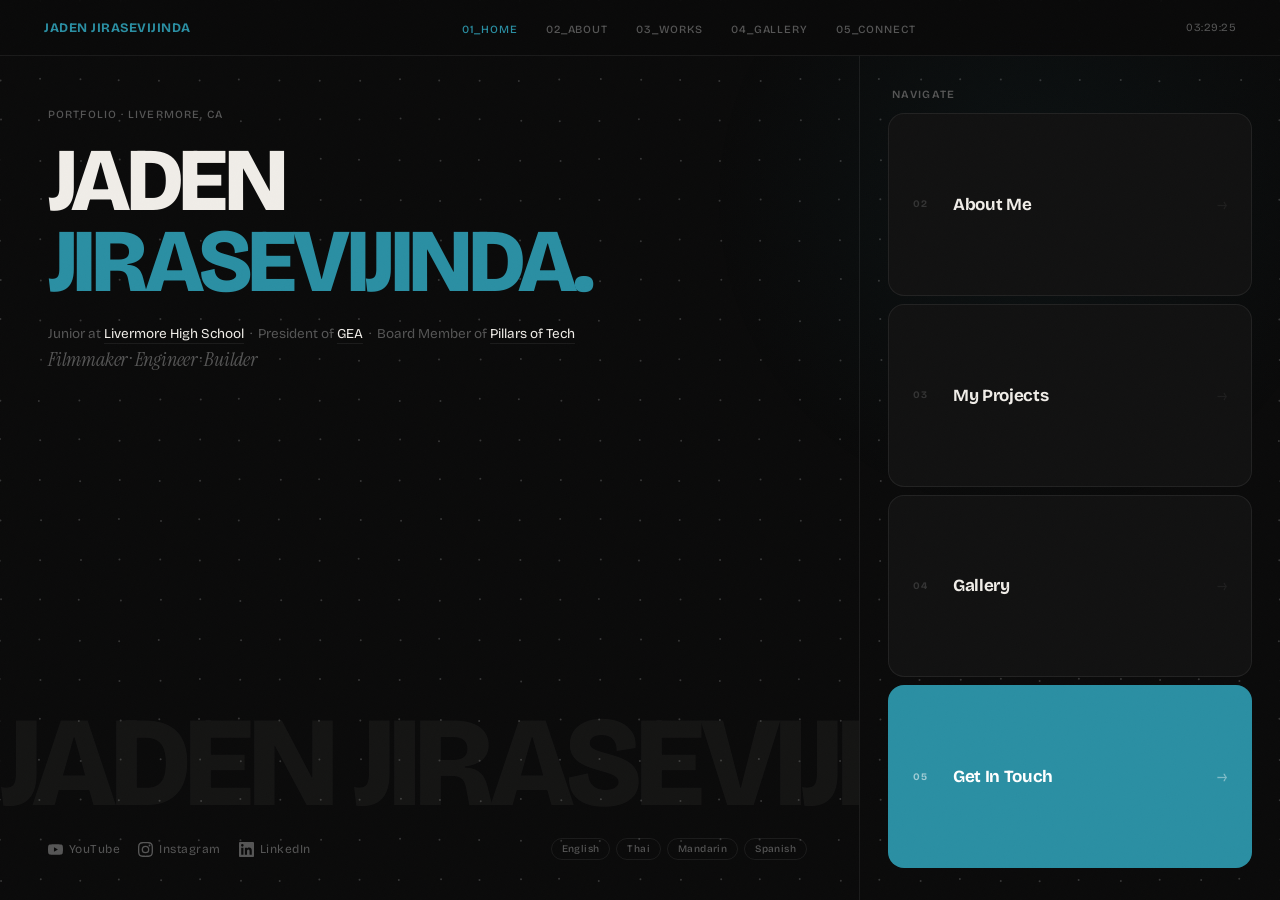
<file: index.html>
<!DOCTYPE html>
<html lang="en">
<head>
  <meta charset="UTF-8"/>
  <meta name="viewport" content="width=device-width, initial-scale=1.0"/>
  <title>Jaden Jirasevijinda</title>
  <link href="https://fonts.googleapis.com/css2?family=Bricolage+Grotesque:wght@300;400;500;600;700;800&family=Instrument+Serif:ital@1&display=swap" rel="stylesheet">
  <link rel="stylesheet" href="styles.css">
  <script src="nav.js" defer></script>
</head>
<body>

  <canvas id="dot-canvas"></canvas>
  <div class="glow"></div>

  <nav></nav>

  <div class="shell">

    <!-- LEFT PANEL -->
    <div class="left">

      <div class="ticker-wrap" aria-hidden="true">
        <div class="ticker">
          <span>JADEN JIRASEVIJINDA</span>
          <span>JADEN JIRASEVIJINDA</span>
          <span>JADEN JIRASEVIJINDA</span>
        </div>
      </div>

      <div class="left-top">
        <div class="hero-eyebrow">Portfolio · Livermore, CA</div>
        <h1 class="hero-name">
          <span class="first">JADEN</span>
          <span class="last">JIRASEVIJINDA.</span>
        </h1>
        <p class="hero-desc" style="white-space:nowrap;">
          Junior at <a href="https://livermorehigh.livermoreschools.org/" target="_blank">Livermore High School</a>
          &nbsp;·&nbsp; President of <a href="https://linktr.ee/livermoregea" target="_blank">GEA</a>
          &nbsp;·&nbsp; Board Member of <a href="https://www.pillarsoftech.org/" target="_blank">Pillars of Tech</a>
        </p>
        <p class="hero-sub-line">Filmmaker · Engineer · Builder</p>
      </div>

      <div class="left-bot">
        <div class="socials">
          <a class="soc" href="https://www.youtube.com/@thereal_jasian" target="_blank" rel="noopener">
            <svg width="15" height="15" viewBox="0 0 24 24" fill="currentColor"><path d="M23.498 6.186a3.016 3.016 0 0 0-2.122-2.136C19.505 3.545 12 3.545 12 3.545s-7.505 0-9.377.505A3.017 3.017 0 0 0 .502 6.186C0 8.07 0 12 0 12s0 3.93.502 5.814a3.016 3.016 0 0 0 2.122 2.136c1.871.505 9.376.505 9.376.505s7.505 0 9.377-.505a3.015 3.015 0 0 0 2.122-2.136C24 15.93 24 12 24 12s0-3.93-.502-5.814zM9.545 15.568V8.432L15.818 12l-6.273 3.568z"/></svg>
            YouTube
          </a>
          <a class="soc" href="https://www.instagram.com/thereal_jasian" target="_blank" rel="noopener">
            <svg width="15" height="15" viewBox="0 0 24 24" fill="currentColor"><path d="M12 2.163c3.204 0 3.584.012 4.85.07 3.252.148 4.771 1.691 4.919 4.919.058 1.265.069 1.645.069 4.849 0 3.205-.012 3.584-.069 4.849-.149 3.225-1.664 4.771-4.919 4.919-1.266.058-1.644.07-4.85.07-3.204 0-3.584-.012-4.849-.07-3.26-.149-4.771-1.699-4.919-4.92-.058-1.265-.07-1.644-.07-4.849 0-3.204.013-3.583.07-4.849.149-3.227 1.664-4.771 4.919-4.919 1.266-.057 1.645-.069 4.849-.069zM12 0C8.741 0 8.333.014 7.053.072 2.695.272.273 2.69.073 7.052.014 8.333 0 8.741 0 12c0 3.259.014 3.668.072 4.948.2 4.358 2.618 6.78 6.98 6.98C8.333 23.986 8.741 24 12 24c3.259 0 3.668-.014 4.948-.072 4.354-.2 6.782-2.618 6.979-6.98.059-1.28.073-1.689.073-4.948 0-3.259-.014-3.667-.072-4.947-.196-4.354-2.617-6.78-6.979-6.98C15.668.014 15.259 0 12 0zm0 5.838a6.162 6.162 0 1 0 0 12.324 6.162 6.162 0 0 0 0-12.324zM12 16a4 4 0 1 1 0-8 4 4 0 0 1 0 8zm6.406-11.845a1.44 1.44 0 1 0 0 2.881 1.44 1.44 0 0 0 0-2.881z"/></svg>
            Instagram
          </a>
          <a class="soc" href="https://www.linkedin.com/in/jadenjirasevijinda" target="_blank" rel="noopener">
            <svg width="15" height="15" viewBox="0 0 24 24" fill="currentColor"><path d="M20.447 20.452h-3.554v-5.569c0-1.328-.027-3.037-1.852-3.037-1.853 0-2.136 1.445-2.136 2.939v5.667H9.351V9h3.414v1.561h.046c.477-.9 1.637-1.85 3.37-1.85 3.601 0 4.267 2.37 4.267 5.455v6.286zM5.337 7.433a2.062 2.062 0 0 1-2.063-2.065 2.064 2.064 0 1 1 2.063 2.065zm1.782 13.019H3.555V9h3.564v11.452zM22.225 0H1.771C.792 0 0 .774 0 1.729v20.542C0 23.227.792 24 1.771 24h20.451C23.2 24 24 23.227 24 22.271V1.729C24 .774 23.2 0 22.222 0h.003z"/></svg>
            LinkedIn
          </a>
        </div>
        <div class="lang-chips">
          <button class="chip lang-btn" data-lang="english">English</button>
          <button class="chip lang-btn" data-lang="thai">Thai</button>
          <button class="chip lang-btn" data-lang="mandarin">Mandarin</button>
          <button class="chip lang-btn" data-lang="spanish">Spanish</button>
        </div>
      </div>

    </div>

    <!-- RIGHT PANEL -->
    <div class="right">
      <div class="right-label">Navigate</div>

      <a class="nav-card" href="about.html">
        <span class="nc-num">02</span>
        <div class="nc-body"><div class="nc-title">About Me</div></div>
        <span class="nc-arrow">→</span>
      </a>

      <a class="nav-card" href="projects.html">
        <span class="nc-num">03</span>
        <div class="nc-body"><div class="nc-title">My Projects</div></div>
        <span class="nc-arrow">→</span>
      </a>

      <a class="nav-card" href="photos.html">
        <span class="nc-num">04</span>
        <div class="nc-body"><div class="nc-title">Gallery</div></div>
        <span class="nc-arrow">→</span>
      </a>

      <a class="nav-card accent" href="contact.html">
        <span class="nc-num">05</span>
        <div class="nc-body"><div class="nc-title">Get In Touch</div></div>
        <span class="nc-arrow">→</span>
      </a>

    </div>
  </div>

  <!-- Language modal -->
  <div class="lang-overlay" id="lang-overlay" onclick="closeLang(event)">
    <div class="lang-modal" id="lang-modal">
      <button class="lang-modal-close" onclick="closeLangBtn()">✕</button>
      <div class="lang-modal-flag" id="lm-flag"></div>
      <div class="lang-modal-name" id="lm-name"></div>
      <div class="lang-modal-level" id="lm-level"></div>
      <div class="lang-skills" id="lm-skills"></div>
    </div>
  </div>

  <script src="portfolio.js"></script>
  <script>
    const langData = {
      english:  { flag:'🇺🇸', name:'English',  level:'Fluent',      skills:[{can:true,label:'Speak fluently'},{can:true,label:'Read & write at a native level'},{can:true,label:'Listen & comprehend fully'},{can:true,label:'Think & dream in English'}] },
      thai:     { flag:'🇹🇭', name:'Thai',     level:'Fluent',      skills:[{can:true,label:'Speak fluently'},{can:true,label:'Read & understand Thai script'},{can:true,label:'Listen & comprehend fully'},{can:true,label:'Write formally'}] },
      mandarin: { flag:'🇨🇳', name:'Mandarin', level:'Fluent',      skills:[{can:true,label:'Speak & hold conversations'},{can:true,label:'Listen & comprehend'},{can:false,label:'Read Chinese characters — limited'},{can:false,label:'Write limited characters'}] },
      spanish:  { flag:'🇪🇸', name:'Spanish',  level:'In Progress', skills:[{can:true,label:'Basic speaking & greetings'},{can:true,label:'Read simple sentences'},{can:false,label:'Hold a full conversation — not yet'},{can:false,label:'Write fluently — still learning'}] }
    };
    function openLang(key) {
      const d = langData[key]; if (!d) return;
      document.getElementById('lm-flag').textContent  = d.flag;
      document.getElementById('lm-name').textContent  = d.name;
      document.getElementById('lm-level').textContent = d.level;
      document.getElementById('lm-skills').innerHTML  = d.skills.map(s =>
        `<div class="lang-skill"><div class="skill-dot ${s.can?'yes':'no'}"></div><div class="skill-label"><b>${s.label}</b></div></div>`).join('');
      document.getElementById('lang-overlay').classList.add('open');
    }
    function closeLang(e) { if (e.target===document.getElementById('lang-overlay')) document.getElementById('lang-overlay').classList.remove('open'); }
    function closeLangBtn() { document.getElementById('lang-overlay').classList.remove('open'); }
    document.querySelectorAll('.lang-btn').forEach(btn =>
      btn.addEventListener('click', () => openLang(btn.dataset.lang)));
    document.addEventListener('keydown', e => { if (e.key==='Escape') document.getElementById('lang-overlay').classList.remove('open'); });
  </script>

</body>
</html>
</file>
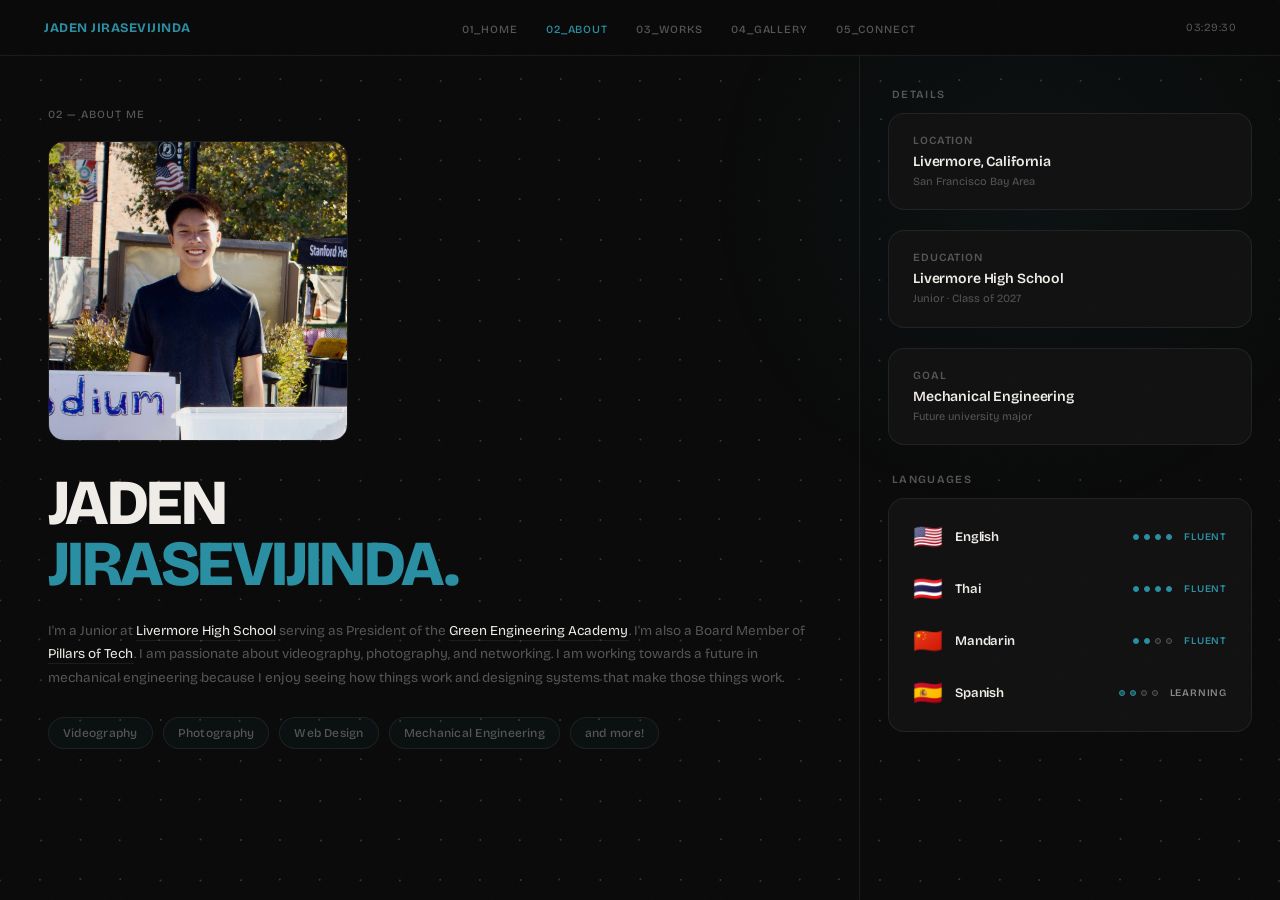
<file: about.html>
<!DOCTYPE html>
<html lang="en">
<head>
  <meta charset="UTF-8"/>
  <meta name="viewport" content="width=device-width, initial-scale=1.0"/>
  <title>About — Jaden Jirasevijinda</title>
  <link href="https://fonts.googleapis.com/css2?family=Bricolage+Grotesque:wght@300;400;500;600;700;800&family=Instrument+Serif:ital@1&display=swap" rel="stylesheet">
  <link rel="stylesheet" href="styles.css">
  <script src="nav.js" defer></script>
</head>
<body>
  <canvas id="dot-canvas"></canvas>
  <div class="glow"></div>

  <nav></nav>

  <div class="page-shell">
    <div class="about-left">
      <div class="page-eyebrow">02 — About Me</div>
      <div class="about-photo-wrap">
        <img src="media/me.jpg" alt="Jaden Jirasevijinda"/>
      </div>
      <h1 class="page-heading">JADEN<br><span class="ac">JIRASEVIJINDA.</span></h1>
      <p class="about-bio">
        I'm a Junior at <a href="https://livermorehigh.livermoreschools.org/" target="_blank">Livermore High School</a> serving as President of the
        <button onclick="openOrg('gea')">Green Engineering Academy</button>.
        I'm also a Board Member of <button onclick="openOrg('pot')">Pillars of Tech</button>.
        I am passionate about videography, photography, and networking.
        I am working towards a future in mechanical engineering because I enjoy seeing how things work
        and designing systems that make those things work.
      </p>
      <div class="interest-tags">
        <span class="interest-tag">Videography</span>
        <span class="interest-tag">Photography</span>
        <span class="interest-tag">Web Design</span>
        <span class="interest-tag">Mechanical Engineering</span>
        <span class="interest-tag">and more!</span>
      </div>
    </div>

    <div class="about-right">
      <div class="right-label">Details</div>
      <div class="info-card">
        <div class="info-card-label">Location</div>
        <div class="info-card-value">Livermore, California</div>
        <div class="info-card-sub">San Francisco Bay Area</div>
      </div>
      <div class="info-card">
        <div class="info-card-label">Education</div>
        <div class="info-card-value">Livermore High School</div>
        <div class="info-card-sub">Junior · Class of 2027</div>
      </div>
      <div class="info-card">
        <div class="info-card-label">Goal</div>
        <div class="info-card-value">Mechanical Engineering</div>
        <div class="info-card-sub">Future university major</div>
      </div>

      <div class="right-label" style="margin-top:8px;">Languages</div>
      <div class="lang-card">
        <div class="lang-row lang-clickable" onclick="openLang('english')">
          <span class="lang-flag">🇺🇸</span>
          <span class="lang-name">English</span>
          <div class="lang-pips">
            <div class="pip on"></div><div class="pip on"></div>
            <div class="pip on"></div><div class="pip on"></div>
          </div>
          <span class="lang-level fluent">Fluent</span>
        </div>
        <div class="lang-row lang-clickable" onclick="openLang('thai')">
          <span class="lang-flag">🇹🇭</span>
          <span class="lang-name">Thai</span>
          <div class="lang-pips">
            <div class="pip on"></div><div class="pip on"></div>
            <div class="pip on"></div><div class="pip on"></div>
          </div>
          <span class="lang-level fluent">Fluent</span>
        </div>
        <div class="lang-row lang-clickable" onclick="openLang('mandarin')">
          <span class="lang-flag">🇨🇳</span>
          <span class="lang-name">Mandarin</span>
          <div class="lang-pips">
            <div class="pip on"></div><div class="pip on"></div>
            <div class="pip"></div><div class="pip"></div>
          </div>
          <span class="lang-level fluent">Fluent</span>
        </div>
        <div class="lang-row lang-clickable" onclick="openLang('spanish')">
          <span class="lang-flag">🇪🇸</span>
          <span class="lang-name">Spanish</span>
          <div class="lang-pips">
            <div class="pip partial"></div><div class="pip partial"></div>
            <div class="pip"></div><div class="pip"></div>
          </div>
          <span class="lang-level progress">Learning</span>
        </div>
      </div>
    </div>
  </div>

  <!-- Org modal -->
  <div class="org-overlay" id="org-overlay" onclick="closeOrg(event)">
    <div class="org-modal">
      <button class="org-close" onclick="document.getElementById('org-overlay').classList.remove('open')">✕</button>
      <div class="org-tag" id="org-tag"></div>
      <div class="org-name" id="org-name"></div>
      <p class="org-desc" id="org-desc"></p>
      <a class="org-link" id="org-url" href="#" target="_blank" rel="noopener">Visit Site →</a>
    </div>
  </div>

  <!-- Language detail modal -->
  <div class="lang-modal-overlay" id="lang-modal-overlay" onclick="closeLangModal(event)">
    <div class="lang-modal-box">
      <button class="lm-close" onclick="document.getElementById('lang-modal-overlay').classList.remove('open')">✕</button>
      <div class="lm-flag" id="lm-flag"></div>
      <div class="lm-name" id="lm-name"></div>
      <div class="lm-level" id="lm-level"></div>
      <div class="lm-skills" id="lm-skills"></div>
    </div>
  </div>

  <script src="portfolio.js"></script>
  <script>
    const orgs = {
      gea: { tag:'Organization · Academy', name:'Green Engineering Academy', desc:'GEA is a California Partnership Academy at Livermore High School that blends academic coursework with career technical education. Students are prepared for careers in engineering and architecture using Project Lead the Way curriculum.', url:'https://livermorehigh.livermoreschools.org/academics/green-engineering-academy' },
      pot: { tag:'Organization · Nonprofit', name:'Pillars of Tech', desc:'Pillars of Tech is a group of passionate high school students dedicated to spreading STEM education and technology access to communities that need it the most.', url:'https://www.pillarsoftech.org/' }
    };
    function openOrg(key) {
      const o = orgs[key];
      document.getElementById('org-tag').textContent  = o.tag;
      document.getElementById('org-name').textContent = o.name;
      document.getElementById('org-desc').textContent = o.desc;
      document.getElementById('org-url').href         = o.url;
      document.getElementById('org-overlay').classList.add('open');
    }
    function closeOrg(e) { if (e.target===document.getElementById('org-overlay')) document.getElementById('org-overlay').classList.remove('open'); }

    const langData = {
      english:  { flag:'🇺🇸', name:'English',  level:'Fluent',      skills:[{can:true,label:'Speak fluently'},{can:true,label:'Read & write at a native level'},{can:true,label:'Listen & comprehend fully'},{can:true,label:'Think & dream in English'}] },
      thai:     { flag:'🇹🇭', name:'Thai',     level:'Fluent',      skills:[{can:true,label:'Speak fluently'},{can:true,label:'Read & understand Thai script'},{can:true,label:'Listen & comprehend fully'},{can:true,label:'Write formally'}] },
      mandarin: { flag:'🇨🇳', name:'Mandarin', level:'Fluent',      skills:[{can:true,label:'Speak & hold conversations'},{can:true,label:'Listen & comprehend'},{can:false,label:'Read Chinese characters — limited'},{can:false,label:'Write limited characters'}] },
      spanish:  { flag:'🇪🇸', name:'Spanish',  level:'In Progress', skills:[{can:true,label:'Basic speaking & greetings'},{can:true,label:'Read simple sentences'},{can:false,label:'Hold a full conversation — not yet'},{can:false,label:'Write fluently — still learning'}] }
    };
    function openLang(key) {
      const d = langData[key]; if (!d) return;
      document.getElementById('lm-flag').textContent  = d.flag;
      document.getElementById('lm-name').textContent  = d.name;
      document.getElementById('lm-level').textContent = d.level;
      document.getElementById('lm-skills').innerHTML  = d.skills.map(s =>
        `<div class="lm-skill"><div class="skill-dot ${s.can?'yes':'no'}"></div><div class="skill-label">${s.label}</div></div>`).join('');
      document.getElementById('lang-modal-overlay').classList.add('open');
    }
    function closeLangModal(e) { if (e.target===document.getElementById('lang-modal-overlay')) document.getElementById('lang-modal-overlay').classList.remove('open'); }
    document.addEventListener('keydown', e => {
      if (e.key==='Escape') {
        document.getElementById('org-overlay').classList.remove('open');
        document.getElementById('lang-modal-overlay').classList.remove('open');
      }
    });
  </script>
</body>
</html>
</file>
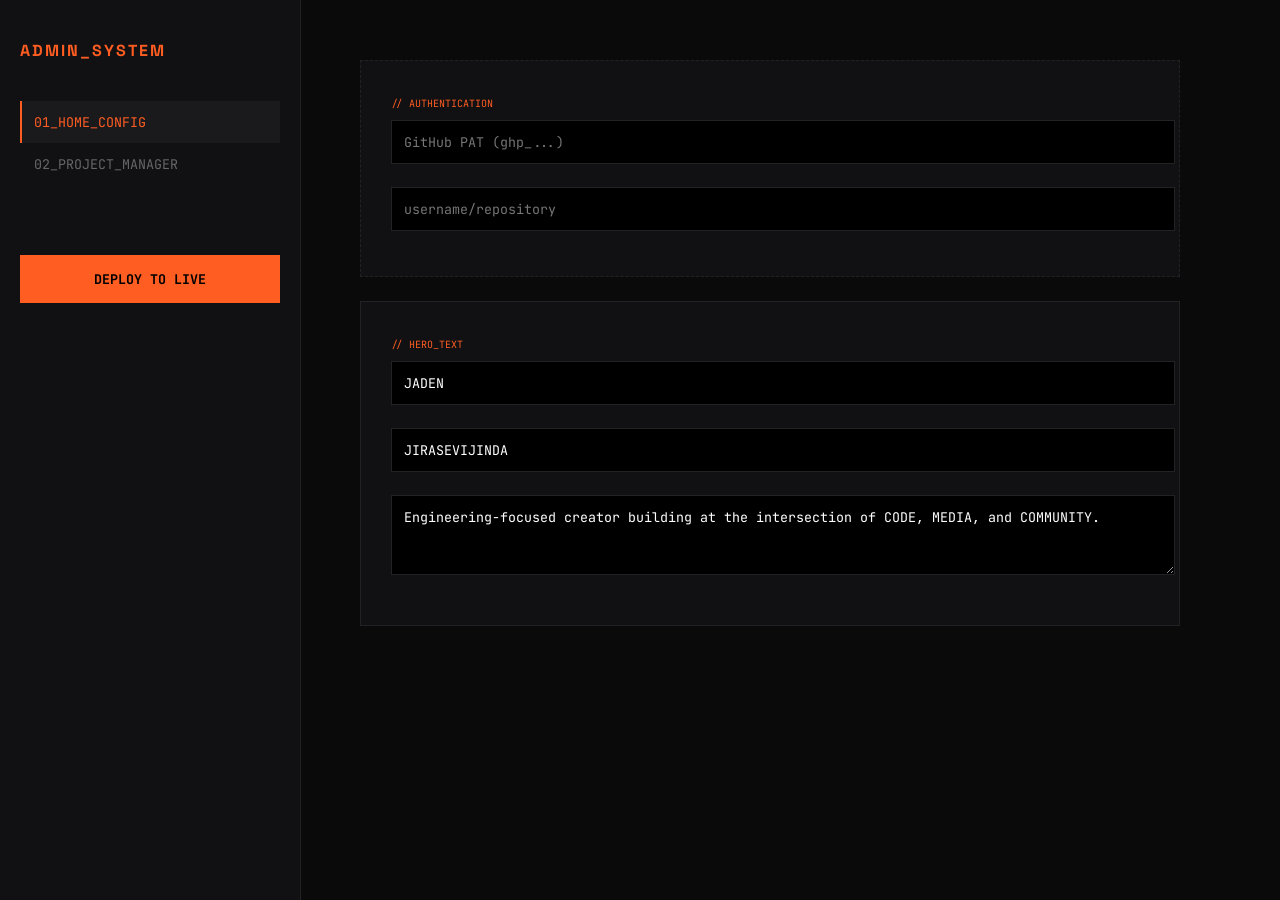
<file: admin.html>
<!DOCTYPE html>
<html lang="en">
<head>
    <meta charset="UTF-8"><title>TERMINAL // OMNI_ADMIN_v4</title>
    <link href="https://fonts.googleapis.com/css2?family=JetBrains+Mono:wght@400;700&family=Space+Grotesk:wght@300;500&display=swap" rel="stylesheet">
    <style>
        :root { --bg: #0a0a0b; --panel: #111113; --border: #222224; --text: #e1e1e3; --accent: #ff5d22; }
        body { background: var(--bg); color: var(--text); font-family: 'Space Grotesk', sans-serif; display: flex; margin: 0; min-height: 100vh; }
        
        /* Sidebar */
        .sidebar { width: 260px; border-right: 1px solid var(--border); padding: 40px 20px; position: fixed; height: 100vh; background: var(--panel); }
        .nav-btn { width: 100%; text-align: left; padding: 12px; background: none; border: none; color: #666; font-family: 'JetBrains Mono'; cursor: pointer; border-left: 2px solid transparent; }
        .nav-btn.active { color: var(--accent); border-left-color: var(--accent); background: #1a1a1c; }

        /* Content Area */
        .main { margin-left: 260px; flex: 1; padding: 60px 100px; }
        .card { background: var(--panel); border: 1px solid var(--border); padding: 30px; margin-bottom: 24px; position: relative; }
        
        input, textarea { width: 100%; background: #000; border: 1px solid var(--border); padding: 12px; color: #fff; font-family: 'JetBrains Mono'; margin-top: 8px; margin-bottom: 15px; outline: none; }
        input:focus { border-color: var(--accent); }
        
        label { font-family: 'JetBrains Mono'; font-size: 10px; color: var(--accent); text-transform: uppercase; }

        .btn-primary { background: var(--accent); color: #000; border: none; padding: 15px 30px; cursor: pointer; font-family: 'JetBrains Mono'; font-weight: 700; width: 100%; margin-top: 20px; }
        .btn-add { background: #1a1a1c; color: var(--accent); border: 1px dashed var(--accent); padding: 15px; width: 100%; cursor: pointer; font-family: 'JetBrains Mono'; margin-bottom: 40px; }
        .delete-btn { position: absolute; top: 10px; right: 10px; color: #ff3b30; cursor: pointer; font-size: 10px; border: 1px solid #ff3b30; padding: 2px 5px; }
    </style>
</head>
<body>

    <div class="sidebar">
        <div style="color:var(--accent); font-weight:700; margin-bottom:40px; letter-spacing:2px;">ADMIN_SYSTEM</div>
        <button class="nav-btn active" onclick="showTab('home')">01_HOME_CONFIG</button>
        <button class="nav-btn" onclick="showTab('projects')">02_PROJECT_MANAGER</button>
        <div style="margin-top: auto; padding-top: 50px;">
            <button class="btn-primary" onclick="deployAll()">DEPLOY TO LIVE</button>
        </div>
    </div>

    <div class="main">
        <div class="card" style="border-style: dashed;">
            <label>// AUTHENTICATION</label>
            <input type="password" id="gh-token" placeholder="GitHub PAT (ghp_...)">
            <input type="text" id="gh-repo" placeholder="username/repository">
        </div>

        <div id="home-tab" class="tab-content">
            <div class="card">
                <label>// HERO_TEXT</label>
                <input type="text" id="fname" value="JADEN">
                <input type="text" id="lname" value="JIRASEVIJINDA">
                <textarea id="h-desc" rows="3">Engineering-focused creator building at the intersection of CODE, MEDIA, and COMMUNITY.</textarea>
            </div>
        </div>

        <div id="projects-tab" class="tab-content" style="display:none;">
            <div id="project-list">
                </div>
            <button class="btn-add" onclick="addNewProjectField()">+ ADD NEW PROJECT</button>
        </div>
    </div>

    <script>
        // Store projects in an array locally
        let projects = [
            { id: "p1", title: "Robotics Controller", category: "ENGINEERING", details: "VEX high-stakes optimization." }
        ];

        function showTab(tab) {
            document.querySelectorAll('.tab-content').forEach(c => c.style.display = 'none');
            document.querySelectorAll('.nav-btn').forEach(b => b.classList.remove('active'));
            document.getElementById(tab + '-tab').style.display = 'block';
            event.target.classList.add('active');
        }

        function addNewProjectField() {
            const id = "p" + Date.now();
            projects.push({ id: id, title: "", category: "", details: "" });
            renderProjects();
        }

        function removeProject(index) {
            projects.splice(index, 1);
            renderProjects();
        }

        function updateProject(index, field, value) {
            projects[index][field] = value;
        }

        function renderProjects() {
            const container = document.getElementById('project-list');
            container.innerHTML = '';
            projects.forEach((p, index) => {
                const card = document.createElement('div');
                card.className = 'card';
                card.innerHTML = `
                    <div class="delete-btn" onclick="removeProject(${index})">DELETE [X]</div>
                    <label>PROJECT_TITLE</label>
                    <input type="text" value="${p.title}" onchange="updateProject(${index}, 'title', this.value)">
                    <label>CATEGORY</label>
                    <input type="text" value="${p.category}" onchange="updateProject(${index}, 'category', this.value)">
                    <label>LONG_DETAILS</label>
                    <textarea onchange="updateProject(${index}, 'details', this.value)">${p.details}</textarea>
                `;
                container.appendChild(card);
            });
        }

        async function deployAll() {
            const token = document.getElementById('gh-token').value;
            const repo = document.getElementById('gh-repo').value;
            if(!token || !repo) return alert("Fill in GitHub Credentials first.");

            const siteData = {
                config: { accent: "#ff5d22", gutter: "200px" },
                index: {
                    firstName: document.getElementById('fname').value,
                    lastName: document.getElementById('lname').value,
                    description: document.getElementById('h-desc').value
                },
                projects: projects // The dynamic list we built
            };

            const fileContent = `const SITE_DATA = ${JSON.stringify(siteData, null, 4)};`;
            
            try {
                // Fetch current file SHA
                const getRes = await fetch(`https://api.github.com/repos/${repo}/contents/content.js`);
                const getData = await getRes.json();
                
                // Push update
                const putRes = await fetch(`https://api.github.com/repos/${repo}/contents/content.js`, {
                    method: 'PUT',
                    headers: { 'Authorization': `token ${token}`, 'Content-Type': 'application/json' },
                    body: JSON.stringify({
                        message: "Omni-Update: Added/Updated Projects",
                        content: btoa(fileContent),
                        sha: getData.sha
                    })
                });

                if(putRes.ok) alert("SUCCESS: Site data updated!");
            } catch (e) { console.error(e); alert("Deployment Failed."); }
        }

        // Initial Load
        renderProjects();
    </script>
</body>
</html>
</file>
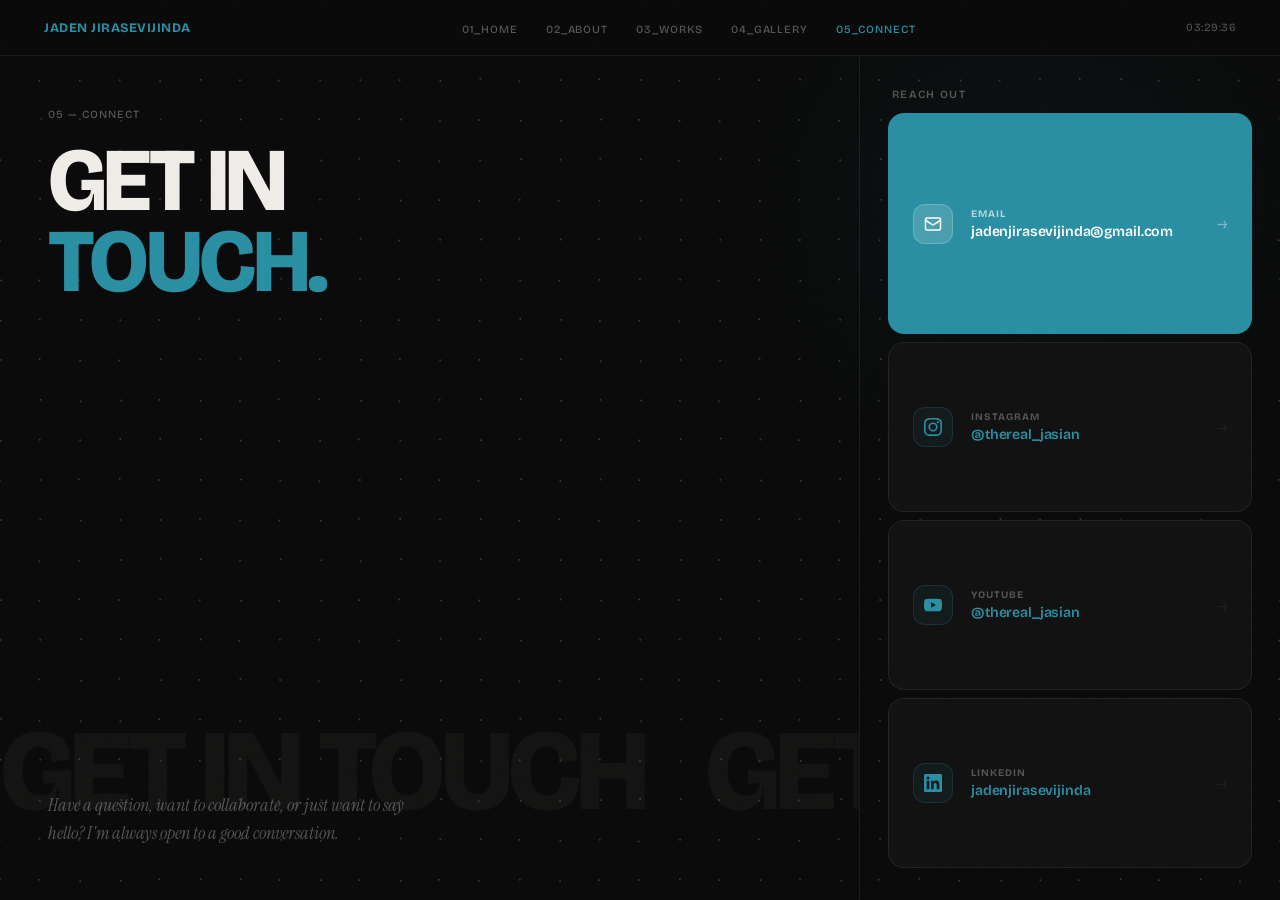
<file: contact.html>
<!DOCTYPE html>
<html lang="en">
<head>
  <meta charset="UTF-8"/>
  <meta name="viewport" content="width=device-width, initial-scale=1.0"/>
  <title>Connect — Jaden Jirasevijinda</title>
  <link href="https://fonts.googleapis.com/css2?family=Bricolage+Grotesque:wght@300;400;500;600;700;800&family=Instrument+Serif:ital@1&display=swap" rel="stylesheet">
  <link rel="stylesheet" href="styles.css">
  <script src="nav.js" defer></script>
  <style>
    html, body { overflow: hidden; }

    .page-shell {
      height: 100vh; width: 100vw;
      display: grid;
      grid-template-columns: 1fr 420px;
      padding-top: var(--nav-h);
      position: relative; z-index: 1;
    }

    .connect-left {
      display: flex; flex-direction: column;
      justify-content: space-between;
      padding: 52px 60px 52px 48px;
      border-right: 1px solid var(--line);
      animation: up .5s .05s ease both;
      overflow: hidden; position: relative;
    }

    .page-eyebrow { font-size: 11px; font-weight: 500; color: var(--sub); letter-spacing: .1em; text-transform: uppercase; margin-bottom: 20px; }
    .page-heading { font-size: clamp(3rem, 7vw, 7rem); font-weight: 800; letter-spacing: -.04em; line-height: .9; text-transform: uppercase; }
    .page-heading .ac { color: var(--accent); }

    .connect-sub { font-family: 'Instrument Serif', serif; font-style: italic; font-size: clamp(1rem, 1.4vw, 1.3rem); color: var(--sub); max-width: 360px; line-height: 1.6; }

    .ticker-wrap { position: absolute; bottom: 60px; left: 0; right: 0; overflow: hidden; pointer-events: none; opacity: .04; }
    .ticker { display: flex; gap: 60px; white-space: nowrap; animation: ticker-scroll 20s linear infinite; }
    .ticker span { font-size: clamp(5rem, 9vw, 10rem); font-weight: 800; letter-spacing: -.04em; color: var(--text); flex-shrink: 0; }

    .connect-right {
      display: flex; flex-direction: column;
      padding: 32px 28px; gap: 8px;
      animation: up .5s .15s ease both;
    }
    .right-label { font-size: 11px; font-weight: 600; color: var(--sub); letter-spacing: .12em; text-transform: uppercase; margin-bottom: 4px; padding: 0 4px; }

    .contact-card {
      flex: 1; background: var(--s1); border: 1px solid var(--line);
      border-radius: 16px; padding: 20px 24px;
      display: flex; align-items: center; gap: 18px;
      text-decoration: none; color: var(--text);
      position: relative; overflow: hidden;
      transition: background .22s, border-color .22s, transform .2s;
    }
    .contact-card::before { content: ''; position: absolute; inset: 0; background: var(--adim); opacity: 0; transition: opacity .22s; border-radius: 16px; }
    .contact-card:hover { background: var(--s2); border-color: rgba(42,143,163,.3); transform: translateX(5px); }
    .contact-card:hover::before { opacity: 1; }
    .contact-card:hover .cc-arrow { color: var(--accent); transform: translate(3px,-3px); }

    .cc-icon { width: 40px; height: 40px; border-radius: 12px; background: rgba(42,143,163,.08); border: 1px solid rgba(42,143,163,.2); display: flex; align-items: center; justify-content: center; color: var(--accent); flex-shrink: 0; transition: background .2s; }
    .contact-card:hover .cc-icon { background: rgba(42,143,163,.15); }
    .cc-body { flex: 1; }
    .cc-label { font-size: 10px; font-weight: 700; color: var(--sub); letter-spacing: .1em; text-transform: uppercase; margin-bottom: 3px; }
    .cc-value { font-size: 14px; font-weight: 600; letter-spacing: -.01em; color: var(--accent); }
    .cc-arrow { font-size: 17px; color: var(--faint); transition: color .2s, transform .2s; flex-shrink: 0; }

    .contact-card.accent-card { background: var(--accent); border-color: transparent; flex: 1.4; }
    .contact-card.accent-card::before { background: rgba(255,255,255,.07); }
    .contact-card.accent-card:hover   { background: #2fa0b6; border-color: transparent; }
    .contact-card.accent-card .cc-icon  { background: rgba(255,255,255,.15); border-color: rgba(255,255,255,.2); color: #fff; }
    .contact-card.accent-card .cc-label { color: rgba(255,255,255,.65); }
    .contact-card.accent-card .cc-value { color: #fff; }
    .contact-card.accent-card .cc-arrow { color: rgba(255,255,255,.4); }
    .contact-card.accent-card:hover .cc-arrow { color: #fff; }

    @media (max-width: 960px) {
      html, body { overflow: auto; }
      .page-shell { grid-template-columns: 1fr; height: auto; }
      .connect-left { border-right: none; border-bottom: 1px solid var(--line); padding: 36px 24px; overflow: visible; }
      .ticker-wrap { display: none; }
      .connect-right { padding: 20px; }
    }
  </style>
</head>
<body>
  <canvas id="dot-canvas"></canvas>
  <div class="glow"></div>

  <nav></nav>

  <div class="page-shell">
    <div class="connect-left">
      <div class="ticker-wrap" aria-hidden="true">
        <div class="ticker">
          <span>GET IN TOUCH</span><span>GET IN TOUCH</span><span>GET IN TOUCH</span>
        </div>
      </div>
      <div>
        <div class="page-eyebrow">05 — Connect</div>
        <h1 class="page-heading">GET IN<br><span class="ac">TOUCH.</span></h1>
      </div>
      <p class="connect-sub">
        Have a question, want to collaborate, or just want to say hello? I'm always open to a good conversation.
      </p>
    </div>

    <div class="connect-right">
      <div class="right-label">Reach Out</div>

      <a class="contact-card accent-card" href="mailto:jadenjirasevijinda@gmail.com">
        <div class="cc-icon">
          <svg width="18" height="18" viewBox="0 0 24 24" fill="none" stroke="currentColor" stroke-width="2" stroke-linecap="round" stroke-linejoin="round">
            <rect x="2" y="4" width="20" height="16" rx="2"/>
            <path d="m22 7-8.97 5.7a1.94 1.94 0 0 1-2.06 0L2 7"/>
          </svg>
        </div>
        <div class="cc-body">
          <div class="cc-label">Email</div>
          <div class="cc-value">jadenjirasevijinda@gmail.com</div>
        </div>
        <span class="cc-arrow">→</span>
      </a>

      <a class="contact-card" href="https://www.instagram.com/thereal_jasian" target="_blank" rel="noopener">
        <div class="cc-icon">
          <svg width="18" height="18" viewBox="0 0 24 24" fill="currentColor"><path d="M12 2.163c3.204 0 3.584.012 4.85.07 3.252.148 4.771 1.691 4.919 4.919.058 1.265.069 1.645.069 4.849 0 3.205-.012 3.584-.069 4.849-.149 3.225-1.664 4.771-4.919 4.919-1.266.058-1.644.07-4.85.07-3.204 0-3.584-.012-4.849-.07-3.26-.149-4.771-1.699-4.919-4.92-.058-1.265-.07-1.644-.07-4.849 0-3.204.013-3.583.07-4.849.149-3.227 1.664-4.771 4.919-4.919 1.266-.057 1.645-.069 4.849-.069zM12 0C8.741 0 8.333.014 7.053.072 2.695.272.273 2.69.073 7.052.014 8.333 0 8.741 0 12c0 3.259.014 3.668.072 4.948.2 4.358 2.618 6.78 6.98 6.98C8.333 23.986 8.741 24 12 24c3.259 0 3.668-.014 4.948-.072 4.354-.2 6.782-2.618 6.979-6.98.059-1.28.073-1.689.073-4.948 0-3.259-.014-3.667-.072-4.947-.196-4.354-2.617-6.78-6.979-6.98C15.668.014 15.259 0 12 0zm0 5.838a6.162 6.162 0 1 0 0 12.324 6.162 6.162 0 0 0 0-12.324zM12 16a4 4 0 1 1 0-8 4 4 0 0 1 0 8zm6.406-11.845a1.44 1.44 0 1 0 0 2.881 1.44 1.44 0 0 0 0-2.881z"/></svg>
        </div>
        <div class="cc-body">
          <div class="cc-label">Instagram</div>
          <div class="cc-value">@thereal_jasian</div>
        </div>
        <span class="cc-arrow">→</span>
      </a>

      <a class="contact-card" href="https://www.youtube.com/@thereal_jasian" target="_blank" rel="noopener">
        <div class="cc-icon">
          <svg width="18" height="18" viewBox="0 0 24 24" fill="currentColor"><path d="M23.498 6.186a3.016 3.016 0 0 0-2.122-2.136C19.505 3.545 12 3.545 12 3.545s-7.505 0-9.377.505A3.017 3.017 0 0 0 .502 6.186C0 8.07 0 12 0 12s0 3.93.502 5.814a3.016 3.016 0 0 0 2.122 2.136c1.871.505 9.376.505 9.376.505s7.505 0 9.377-.505a3.015 3.015 0 0 0 2.122-2.136C24 15.93 24 12 24 12s0-3.93-.502-5.814zM9.545 15.568V8.432L15.818 12l-6.273 3.568z"/></svg>
        </div>
        <div class="cc-body">
          <div class="cc-label">YouTube</div>
          <div class="cc-value">@thereal_jasian</div>
        </div>
        <span class="cc-arrow">→</span>
      </a>

      <a class="contact-card" href="https://www.linkedin.com/in/jadenjirasevijinda" target="_blank" rel="noopener">
        <div class="cc-icon">
          <svg width="18" height="18" viewBox="0 0 24 24" fill="currentColor"><path d="M20.447 20.452h-3.554v-5.569c0-1.328-.027-3.037-1.852-3.037-1.853 0-2.136 1.445-2.136 2.939v5.667H9.351V9h3.414v1.561h.046c.477-.9 1.637-1.85 3.37-1.85 3.601 0 4.267 2.37 4.267 5.455v6.286zM5.337 7.433a2.062 2.062 0 0 1-2.063-2.065 2.064 2.064 0 1 1 2.063 2.065zm1.782 13.019H3.555V9h3.564v11.452zM22.225 0H1.771C.792 0 0 .774 0 1.729v20.542C0 23.227.792 24 1.771 24h20.451C23.2 24 24 23.227 24 22.271V1.729C24 .774 23.2 0 22.222 0h.003z"/></svg>
        </div>
        <div class="cc-body">
          <div class="cc-label">LinkedIn</div>
          <div class="cc-value">jadenjirasevijinda</div>
        </div>
        <span class="cc-arrow">→</span>
      </a>
    </div>
  </div>

  <script src="portfolio.js"></script>
</body>
</html>
</file>
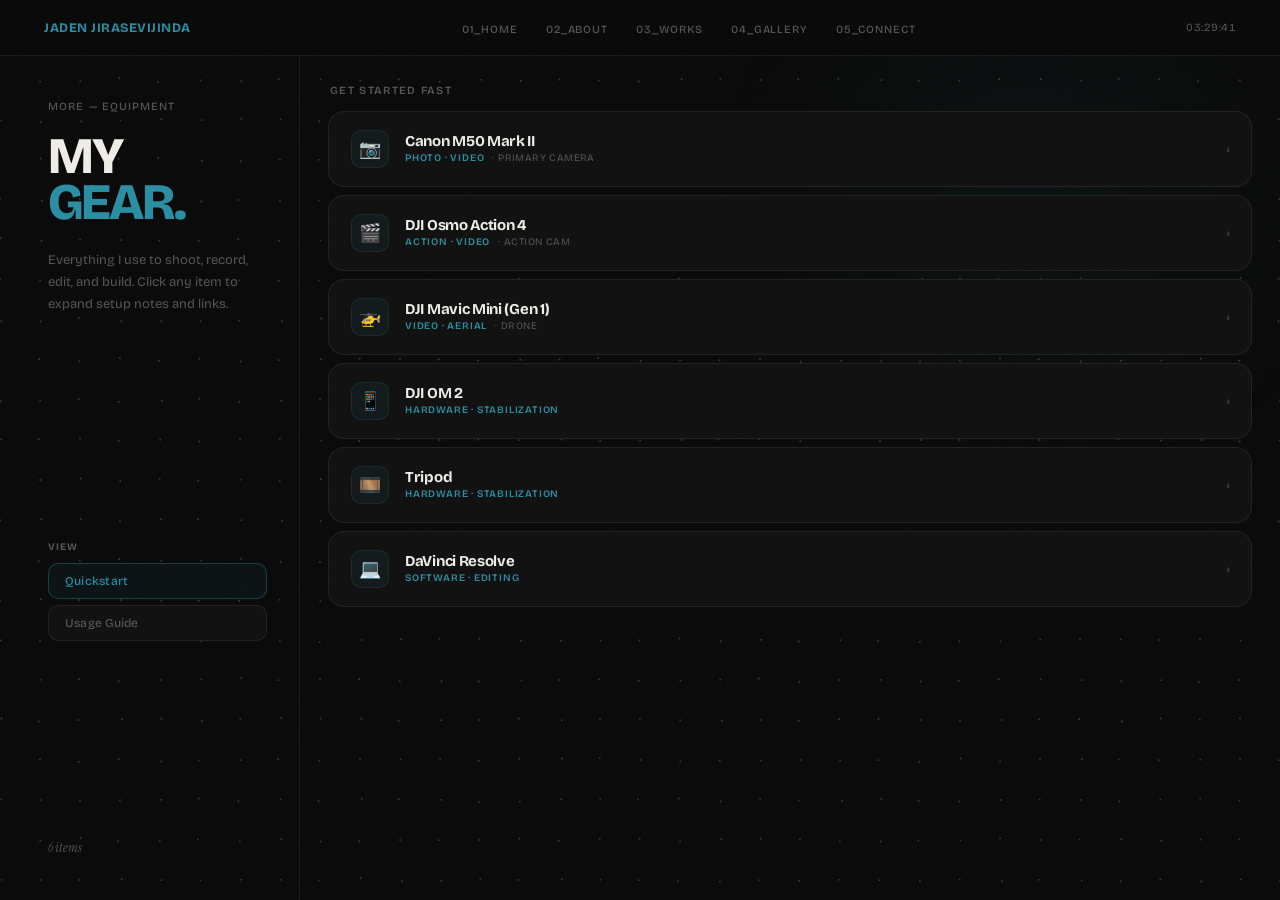
<file: equipment.html>
<!DOCTYPE html>
<html lang="en">
<head>
  <meta charset="UTF-8"/>
  <meta name="viewport" content="width=device-width, initial-scale=1.0"/>
  <title>Equipment — Jaden Jirasevijinda</title>
  <link href="https://fonts.googleapis.com/css2?family=Bricolage+Grotesque:wght@300;400;500;600;700;800&family=Instrument+Serif:ital@1&display=swap" rel="stylesheet">
  <link rel="stylesheet" href="styles.css">
  <script src="nav.js" defer></script>
  <style>
    html, body { overflow: hidden; }

    .page-shell {
      height: 100vh; width: 100vw;
      display: grid;
      grid-template-columns: 300px 1fr;
      padding-top: var(--nav-h);
      position: relative; z-index: 1;
    }

    .eq-left {
      display: flex; flex-direction: column;
      justify-content: space-between;
      padding: 44px 32px 44px 48px;
      border-right: 1px solid var(--line);
      animation: up .5s .05s ease both;
    }

    .page-eyebrow { font-size: 11px; font-weight: 500; color: var(--sub); letter-spacing: .1em; text-transform: uppercase; margin-bottom: 20px; }
    .page-heading { font-size: clamp(2.4rem, 4vw, 4.2rem); font-weight: 800; letter-spacing: -.04em; line-height: .9; text-transform: uppercase; margin-bottom: 24px; }
    .page-heading .ac { color: var(--accent); }
    .eq-desc { font-size: 13px; color: var(--sub); line-height: 1.7; margin-bottom: 28px; }

    .tab-group { display: flex; flex-direction: column; gap: 6px; }
    .tab-label { font-size: 10px; font-weight: 700; color: var(--sub); letter-spacing: .1em; text-transform: uppercase; margin-bottom: 4px; }
    .tab-btn { background: var(--s1); border: 1px solid var(--line); border-radius: 10px; padding: 10px 16px; font-size: 12px; font-weight: 500; color: var(--sub); cursor: pointer; font-family: inherit; letter-spacing: .02em; text-align: left; transition: color .2s, border-color .2s, background .2s; }
    .tab-btn:hover  { color: var(--text); }
    .tab-btn.active { color: var(--accent); border-color: rgba(42,143,163,.35); background: rgba(42,143,163,.07); }

    .eq-count { font-family: 'Instrument Serif', serif; font-style: italic; font-size: 13px; color: var(--sub); }

    .eq-right { padding: 28px; overflow-y: auto; animation: up .5s .1s ease both; position: relative; }

    .tab-panel { display: none; }
    .tab-panel.active { display: block; }
    .panel-label { font-size: 11px; font-weight: 600; color: var(--sub); letter-spacing: .12em; text-transform: uppercase; margin-bottom: 14px; padding: 0 2px; }

    .gear-card { background: var(--s1); border: 1px solid var(--line); border-radius: 16px; margin-bottom: 8px; overflow: hidden; transition: border-color .2s; }
    .gear-card.open { border-color: rgba(42,143,163,.3); }
    .gear-card-header { display: flex; align-items: center; gap: 16px; padding: 18px 22px; cursor: pointer; transition: background .2s; }
    .gear-card-header:hover { background: var(--s2); }
    .gear-icon { width: 38px; height: 38px; border-radius: 10px; background: rgba(42,143,163,.08); border: 1px solid rgba(42,143,163,.15); display: flex; align-items: center; justify-content: center; font-size: 18px; flex-shrink: 0; transition: background .2s; }
    .gear-card.open .gear-icon { background: rgba(42,143,163,.18); }
    .gear-header-body { flex: 1; }
    .gear-name { font-size: 15px; font-weight: 700; letter-spacing: -.02em; line-height: 1; margin-bottom: 3px; }
    .gear-meta { display: flex; gap: 8px; align-items: center; }
    .gear-type { font-size: 10px; font-weight: 600; color: var(--accent); letter-spacing: .08em; text-transform: uppercase; }
    .gear-status { font-size: 10px; color: var(--sub); letter-spacing: .04em; text-transform: uppercase; }
    .gear-chevron { font-size: 12px; color: var(--sub); transition: transform .25s, color .2s; flex-shrink: 0; }
    .gear-card.open .gear-chevron { transform: rotate(90deg); color: var(--accent); }
    .gear-body { max-height: 0; overflow: hidden; transition: max-height .35s cubic-bezier(.32,.72,0,1); }
    .gear-card.open .gear-body { max-height: 600px; }
    .gear-body-inner { padding: 18px 22px 20px; border-top: 1px solid var(--line); }
    .gear-desc { font-size: 13px; color: var(--sub); line-height: 1.75; margin-bottom: 16px; }
    .gear-links { display: flex; flex-wrap: wrap; gap: 8px; }
    .gear-link { display: inline-flex; align-items: center; gap: 6px; font-size: 11px; color: var(--accent); text-decoration: none; padding: 7px 14px; border-radius: 8px; border: 1px solid rgba(42,143,163,.3); background: rgba(42,143,163,.06); transition: background .2s, border-color .2s; }
    .gear-link:hover { background: rgba(42,143,163,.14); border-color: rgba(42,143,163,.5); }

    @media (max-width: 960px) {
      html, body { overflow: auto; }
      .page-shell { grid-template-columns: 1fr; height: auto; }
      .eq-left { border-right: none; border-bottom: 1px solid var(--line); padding: 36px 24px; }
      .tab-group { flex-direction: row; }
      .eq-right { padding: 20px; }
    }
  </style>
</head>
<body>
  <canvas id="dot-canvas"></canvas>
  <div class="glow"></div>

  <nav></nav>

  <div class="page-shell">
    <div class="eq-left">
      <div>
        <div class="page-eyebrow">More — Equipment</div>
        <h1 class="page-heading">MY<br><span class="ac">GEAR.</span></h1>
        <p class="eq-desc">Everything I use to shoot, record, edit, and build. Click any item to expand setup notes and links.</p>
      </div>
      <div>
        <div class="tab-group">
          <div class="tab-label">View</div>
          <button class="tab-btn active" onclick="switchTab('quickstart', this)">Quickstart</button>
          <button class="tab-btn" onclick="switchTab('usage', this)">Usage Guide</button>
        </div>
      </div>
      <div class="eq-count" id="eq-count">6 items</div>
    </div>

    <div class="eq-right">

      <!-- QUICKSTART TAB -->
      <div class="tab-panel active" id="tab-quickstart">
        <div class="panel-label">Get started fast</div>

        <div class="gear-card" onclick="toggleCard(this)">
          <div class="gear-card-header">
            <div class="gear-icon">📷</div>
            <div class="gear-header-body">
              <div class="gear-name">Canon M50 Mark II</div>
              <div class="gear-meta"><span class="gear-type">Photo · Video</span><span class="gear-status">· Primary Camera</span></div>
            </div>
            <span class="gear-chevron">›</span>
          </div>
          <div class="gear-body"><div class="gear-body-inner">
            <p class="gear-desc">Set to 4K 24fps for cinematic video, or 1080p 60fps for slow motion. Use Dual Pixel CAF for autofocus. Import footage via USB-C or SD card.</p>
            <div class="gear-links">
              <a class="gear-link" href="https://www.usa.canon.com/support/p/eos-m50-mark-ii" target="_blank" rel="noopener">Canon Support →</a>
              <a class="gear-link" href="https://gdlp01.c-wss.com/gds/8/0300029138/02/eosm50mkiim-ug-en.pdf" target="_blank" rel="noopener">Manual (PDF) →</a>
            </div>
          </div></div>
        </div>

        <div class="gear-card" onclick="toggleCard(this)">
          <div class="gear-card-header">
            <div class="gear-icon">🎬</div>
            <div class="gear-header-body">
              <div class="gear-name">DJI Osmo Action 4</div>
              <div class="gear-meta"><span class="gear-type">Action · Video</span><span class="gear-status">· Action Cam</span></div>
            </div>
            <span class="gear-chevron">›</span>
          </div>
          <div class="gear-body"><div class="gear-body-inner">
            <p class="gear-desc">Set RockSteady ON for stabilized shots. Use 4K 60fps for buttery slow motion. Great for POV and outdoor action content.</p>
            <div class="gear-links">
              <a class="gear-link" href="https://www.dji.com/osmo-action-4" target="_blank" rel="noopener">DJI Product Page →</a>
              <a class="gear-link" href="https://dl.djicdn.com/downloads/osmo_action_4/20230831/DJI_Osmo_Action_4_User_Manual_v1.0_en.pdf" target="_blank" rel="noopener">Manual (PDF) →</a>
            </div>
          </div></div>
        </div>

        <div class="gear-card" onclick="toggleCard(this)">
          <div class="gear-card-header">
            <div class="gear-icon">🚁</div>
            <div class="gear-header-body">
              <div class="gear-name">DJI Mavic Mini (Gen 1)</div>
              <div class="gear-meta"><span class="gear-type">Video · Aerial</span><span class="gear-status">· Drone</span></div>
            </div>
            <span class="gear-chevron">›</span>
          </div>
          <div class="gear-body"><div class="gear-body-inner">
            <p class="gear-desc">Under 250g — no FAA registration required. Shoots 2.7K video. Always check local airspace rules before flying. Charge batteries fully before use.</p>
            <div class="gear-links">
              <a class="gear-link" href="https://www.dji.com/mavic-mini" target="_blank" rel="noopener">DJI Product Page →</a>
              <a class="gear-link" href="https://www.faa.gov/uas" target="_blank" rel="noopener">FAA UAS Rules →</a>
            </div>
          </div></div>
        </div>

        <div class="gear-card" onclick="toggleCard(this)">
          <div class="gear-card-header">
            <div class="gear-icon">📱</div>
            <div class="gear-header-body">
              <div class="gear-name">DJI OM 2</div>
              <div class="gear-meta"><span class="gear-type">Hardware · Stabilization</span></div>
            </div>
            <span class="gear-chevron">›</span>
          </div>
          <div class="gear-body"><div class="gear-body-inner">
            <p class="gear-desc">Balance your phone on the gimbal before turning it on. Use ActiveTrack for auto subject tracking. Great for walk-and-talk and vlog content.</p>
            <div class="gear-links">
              <a class="gear-link" href="https://www.dji.com/osmo-mobile-2" target="_blank" rel="noopener">DJI Product Page →</a>
            </div>
          </div></div>
        </div>

        <div class="gear-card" onclick="toggleCard(this)">
          <div class="gear-card-header">
            <div class="gear-icon">🎞️</div>
            <div class="gear-header-body">
              <div class="gear-name">Tripod</div>
              <div class="gear-meta"><span class="gear-type">Hardware · Stabilization</span></div>
            </div>
            <span class="gear-chevron">›</span>
          </div>
          <div class="gear-body"><div class="gear-body-inner">
            <p class="gear-desc">Use the quick-release plate for fast camera swaps. Extend legs evenly on flat surfaces. Fluid head allows smooth pans and tilts for interview and b-roll shots.</p>
            <div class="gear-links">
              <a class="gear-link" href="https://www.bhphotovideo.com/explora/video/tips-and-solutions/how-to-use-a-tripod" target="_blank" rel="noopener">Tripod Guide →</a>
            </div>
          </div></div>
        </div>

        <div class="gear-card" onclick="toggleCard(this)">
          <div class="gear-card-header">
            <div class="gear-icon">💻</div>
            <div class="gear-header-body">
              <div class="gear-name">DaVinci Resolve</div>
              <div class="gear-meta"><span class="gear-type">Software · Editing</span></div>
            </div>
            <span class="gear-chevron">›</span>
          </div>
          <div class="gear-body"><div class="gear-body-inner">
            <p class="gear-desc">Import footage to Media Pool, drag to timeline, cut on the Edit page, color in Color page. Export via Deliver at H.264 for YouTube.</p>
            <div class="gear-links">
              <a class="gear-link" href="https://www.blackmagicdesign.com/products/davinciresolve" target="_blank" rel="noopener">Download Free →</a>
              <a class="gear-link" href="https://documents.blackmagicdesign.com/UserManuals/DaVinci-Resolve-18-Reference-Manual.pdf" target="_blank" rel="noopener">Manual (PDF) →</a>
            </div>
          </div></div>
        </div>

      </div><!-- /tab-quickstart -->

      <!-- USAGE TAB -->
      <div class="tab-panel" id="tab-usage">
        <div class="panel-label">Full setup &amp; usage notes</div>

        <div class="gear-card" onclick="toggleCard(this)">
          <div class="gear-card-header">
            <div class="gear-icon">📷</div>
            <div class="gear-header-body">
              <div class="gear-name">Canon M50 Mark II — Usage</div>
              <div class="gear-meta"><span class="gear-type">Photo · Video</span></div>
            </div>
            <span class="gear-chevron">›</span>
          </div>
          <div class="gear-body"><div class="gear-body-inner">
            <p class="gear-desc">Add detailed usage notes — your preferred settings per scenario (portrait, event, video), lens choices, EF-M mount adapters, battery life tips, and your SD card workflow.</p>
            <div class="gear-links">
              <a class="gear-link" href="https://www.usa.canon.com/support/p/eos-m50-mark-ii" target="_blank" rel="noopener">Canon Support →</a>
              <a class="gear-link" href="https://gdlp01.c-wss.com/gds/8/0300029138/02/eosm50mkiim-ug-en.pdf" target="_blank" rel="noopener">Manual (PDF) →</a>
            </div>
          </div></div>
        </div>

        <div class="gear-card" onclick="toggleCard(this)">
          <div class="gear-card-header">
            <div class="gear-icon">🎬</div>
            <div class="gear-header-body">
              <div class="gear-name">DJI Osmo Action 4 — Usage</div>
              <div class="gear-meta"><span class="gear-type">Action · Video</span></div>
            </div>
            <span class="gear-chevron">›</span>
          </div>
          <div class="gear-body"><div class="gear-body-inner">
            <p class="gear-desc">Add detailed usage notes — your settings for different environments, waterproof housing use cases, ND filter usage, and how you sync footage with your main camera.</p>
            <div class="gear-links">
              <a class="gear-link" href="https://www.dji.com/osmo-action-4" target="_blank" rel="noopener">DJI Product Page →</a>
            </div>
          </div></div>
        </div>

        <div class="gear-card" onclick="toggleCard(this)">
          <div class="gear-card-header">
            <div class="gear-icon">🚁</div>
            <div class="gear-header-body">
              <div class="gear-name">DJI Mavic Mini — Usage</div>
              <div class="gear-meta"><span class="gear-type">Video · Aerial</span></div>
            </div>
            <span class="gear-chevron">›</span>
          </div>
          <div class="gear-body"><div class="gear-body-inner">
            <p class="gear-desc">Add detailed usage notes — pre-flight checklist, shot types (reveal, orbit, top-down), color grading drone footage to match ground camera, and post-flight SD card workflow.</p>
            <div class="gear-links">
              <a class="gear-link" href="https://www.faa.gov/uas" target="_blank" rel="noopener">FAA UAS Rules →</a>
            </div>
          </div></div>
        </div>

        <div class="gear-card" onclick="toggleCard(this)">
          <div class="gear-card-header">
            <div class="gear-icon">📱</div>
            <div class="gear-header-body">
              <div class="gear-name">DJI OM 2 — Usage</div>
              <div class="gear-meta"><span class="gear-type">Hardware · Stabilization</span></div>
            </div>
            <span class="gear-chevron">›</span>
          </div>
          <div class="gear-body"><div class="gear-body-inner">
            <p class="gear-desc">Add detailed usage notes — balancing different phone sizes, ActiveTrack 2.0 subject tracking, gesture control setup, Story mode templates, and how you use it for walk-and-talk shots.</p>
            <div class="gear-links">
              <a class="gear-link" href="https://www.dji.com/osmo-mobile-2" target="_blank" rel="noopener">DJI Product Page →</a>
              <a class="gear-link" href="https://dl.djicdn.com/downloads/osmo_mobile_2/20180424/Osmo+Mobile+2+User+Manual+v1.2.pdf" target="_blank" rel="noopener">Manual (PDF) →</a>
            </div>
          </div></div>
        </div>

        <div class="gear-card" onclick="toggleCard(this)">
          <div class="gear-card-header">
            <div class="gear-icon">🎞️</div>
            <div class="gear-header-body">
              <div class="gear-name">Tripod — Usage</div>
              <div class="gear-meta"><span class="gear-type">Hardware · Stabilization</span></div>
            </div>
            <span class="gear-chevron">›</span>
          </div>
          <div class="gear-body"><div class="gear-body-inner">
            <p class="gear-desc">Add detailed usage notes — quick-release plate setup, fluid head drag settings for smooth pans, low-angle vs high-angle configurations, and how you set up for interviews vs events.</p>
            <div class="gear-links">
              <a class="gear-link" href="https://www.bhphotovideo.com/explora/video/tips-and-solutions/how-to-use-a-tripod" target="_blank" rel="noopener">Tripod Guide →</a>
            </div>
          </div></div>
        </div>

        <div class="gear-card" onclick="toggleCard(this)">
          <div class="gear-card-header">
            <div class="gear-icon">💻</div>
            <div class="gear-header-body">
              <div class="gear-name">DaVinci Resolve — Usage</div>
              <div class="gear-meta"><span class="gear-type">Software · Editing</span></div>
            </div>
            <span class="gear-chevron">›</span>
          </div>
          <div class="gear-body"><div class="gear-body-inner">
            <p class="gear-desc">Add detailed usage notes — your timeline setup, keyboard shortcuts you rely on, Fusion for motion graphics, Fairlight for audio mixing, and delivery presets for YouTube vs. Instagram.</p>
            <div class="gear-links">
              <a class="gear-link" href="https://www.blackmagicdesign.com/products/davinciresolve" target="_blank" rel="noopener">Download Free →</a>
              <a class="gear-link" href="https://documents.blackmagicdesign.com/UserManuals/DaVinci-Resolve-18-Reference-Manual.pdf" target="_blank" rel="noopener">Manual (PDF) →</a>
            </div>
          </div></div>
        </div>

      </div><!-- /tab-usage -->

    </div>
  </div>

  <script src="portfolio.js"></script>
  <script>
    function toggleCard(card) {
      const wasOpen = card.classList.contains('open');
      document.querySelectorAll('.gear-card.open').forEach(c => c.classList.remove('open'));
      if (!wasOpen) card.classList.add('open');
    }
    function switchTab(name, btn) {
      document.querySelectorAll('.tab-btn').forEach(b => b.classList.remove('active'));
      btn.classList.add('active');
      document.querySelectorAll('.tab-panel').forEach(p => p.classList.remove('active'));
      document.getElementById('tab-' + name).classList.add('active');
    }
  </script>
</body>
</html>
</file>
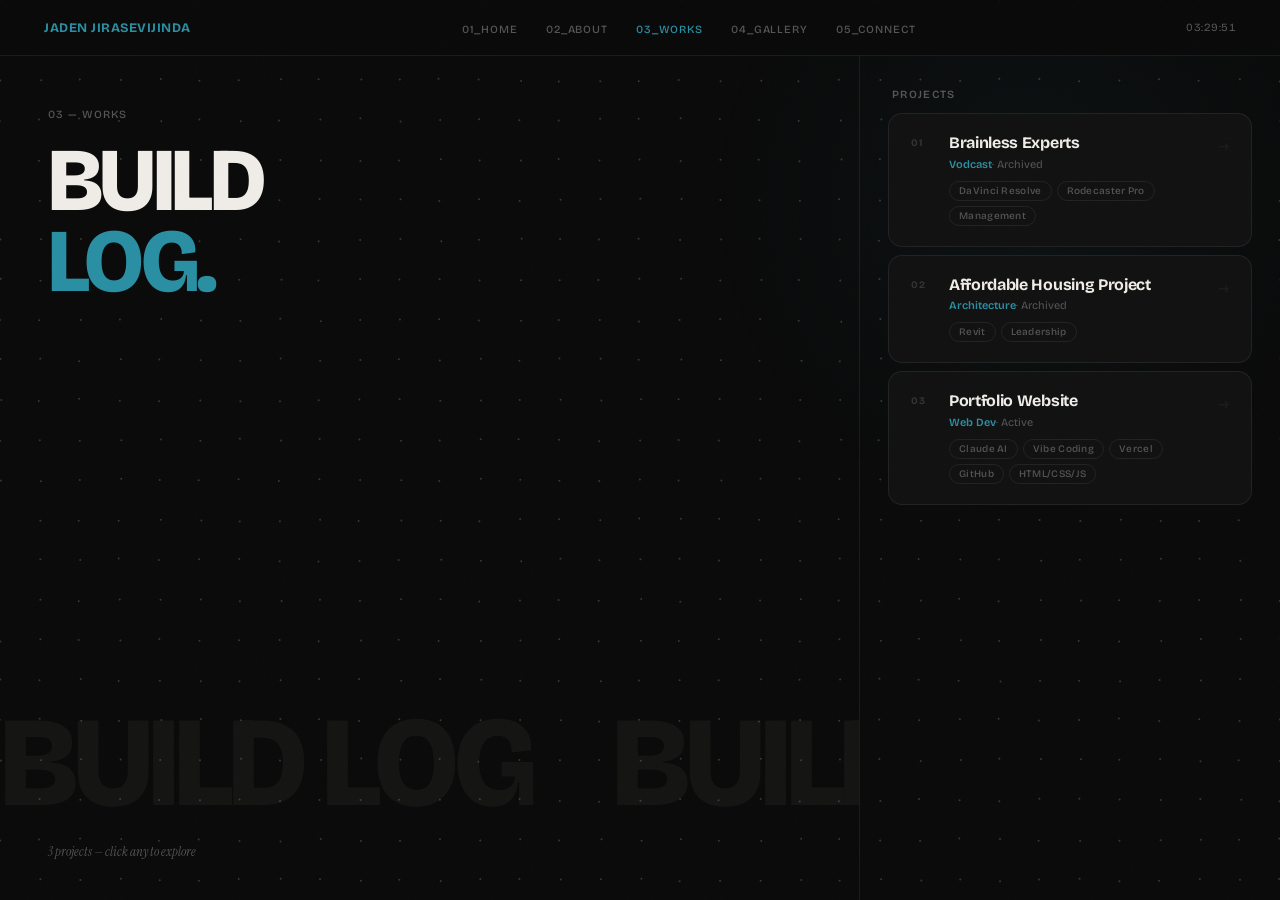
<file: projects.html>
<!DOCTYPE html>
<html lang="en">
<head>
  <meta charset="UTF-8"/>
  <meta name="viewport" content="width=device-width, initial-scale=1.0"/>
  <title>Works — Jaden Jirasevijinda</title>
  <link href="https://fonts.googleapis.com/css2?family=Bricolage+Grotesque:wght@300;400;500;600;700;800&family=Instrument+Serif:ital@1&display=swap" rel="stylesheet">
  <link rel="stylesheet" href="styles.css">
  <script src="nav.js" defer></script>
  <style>
    html, body { overflow: hidden; }

    .page-shell {
      height: 100vh; width: 100vw;
      display: grid;
      grid-template-columns: 1fr 420px;
      padding-top: var(--nav-h);
      position: relative; z-index: 1;
    }

    .works-left {
      display: flex; flex-direction: column;
      justify-content: space-between;
      padding: 52px 52px 40px 48px;
      border-right: 1px solid var(--line);
      position: relative; overflow: hidden;
      animation: up .5s .05s ease both;
    }

    .page-eyebrow { font-size: 11px; font-weight: 500; color: var(--sub); letter-spacing: .1em; text-transform: uppercase; margin-bottom: 20px; }
    .page-heading { font-size: clamp(3rem, 7vw, 7rem); font-weight: 800; letter-spacing: -.04em; line-height: .9; text-transform: uppercase; }
    .page-heading .ac { color: var(--accent); }

    .works-count { font-family: 'Instrument Serif', serif; font-style: italic; font-size: 13px; color: var(--sub); }

    .ticker-wrap { position: absolute; bottom: 60px; left: 0; right: 0; overflow: hidden; pointer-events: none; opacity: .045; }
    .ticker { display: flex; gap: 80px; white-space: nowrap; animation: ticker-scroll 24s linear infinite; }
    .ticker span { font-size: clamp(6rem, 10vw, 11rem); font-weight: 800; letter-spacing: -.04em; color: var(--text); flex-shrink: 0; }

    .works-right {
      display: flex; flex-direction: column;
      padding: 32px 28px; gap: 8px;
      overflow-y: auto;
      animation: up .5s .15s ease both;
    }

    .project-card {
      background: var(--s1); border: 1px solid var(--line);
      border-radius: 14px; padding: 20px 22px;
      display: flex; align-items: flex-start; gap: 16px;
      cursor: pointer;
      transition: background .22s, border-color .22s, transform .2s;
      position: relative; overflow: hidden;
    }
    .project-card::before { content: ''; position: absolute; inset: 0; background: var(--adim); opacity: 0; transition: opacity .22s; border-radius: 14px; }
    .project-card:hover { background: var(--s2); border-color: rgba(42,143,163,.3); transform: translateX(4px); }
    .project-card:hover::before { opacity: 1; }
    .project-card:hover .pc-arrow { color: var(--accent); transform: translate(3px,-3px); }
    .project-card:hover .pc-num   { color: var(--accent); opacity: 1; }

    .pc-num { font-size: 10px; font-weight: 700; color: var(--sub); letter-spacing: .1em; opacity: .5; flex-shrink: 0; transition: color .2s, opacity .2s; padding-top: 3px; width: 22px; }
    .pc-body { flex: 1; }
    .pc-title { font-size: 16px; font-weight: 700; letter-spacing: -.02em; line-height: 1.1; margin-bottom: 6px; }
    .pc-meta { font-size: 11px; color: var(--sub); margin-bottom: 10px; }
    .pc-type { color: var(--accent); font-weight: 600; }
    .pc-status { color: var(--sub); }
    .pc-skills { display: flex; flex-wrap: wrap; gap: 5px; }
    .pc-skill { font-size: 10px; font-weight: 500; padding: 3px 9px; border-radius: 999px; border: 1px solid var(--line); color: var(--sub); background: none; letter-spacing: .03em; }
    .pc-arrow { font-size: 16px; color: var(--faint); flex-shrink: 0; align-self: flex-start; padding-top: 2px; transition: color .2s, transform .2s; }

    .modal-overlay {
      position: fixed; inset: 0;
      background: rgba(0,0,0,.6); backdrop-filter: blur(8px); -webkit-backdrop-filter: blur(8px);
      z-index: 2000; display: flex; align-items: center; justify-content: center;
      opacity: 0; pointer-events: none; transition: opacity .2s; padding: 20px;
    }
    .modal-overlay.open { opacity: 1; pointer-events: all; }
    .modal-box { background: #161616; border: 1px solid rgba(42,143,163,.25); border-radius: 18px; padding: 32px; width: 100%; max-width: 460px; position: relative; transform: translateY(12px); transition: transform .25s cubic-bezier(.32,.72,0,1); max-height: 90vh; overflow-y: auto; }
    .modal-overlay.open .modal-box { transform: translateY(0); }
    .modal-close { position: absolute; top: 14px; right: 16px; background: none; border: none; cursor: pointer; font-size: 18px; color: var(--sub); font-family: inherit; transition: color .2s; }
    .modal-close:hover { color: var(--text); }
    .modal-tag { font-size: 10px; font-weight: 700; letter-spacing: .1em; text-transform: uppercase; color: var(--accent); margin-bottom: 10px; }
    .modal-title { font-size: 22px; font-weight: 800; letter-spacing: -.03em; margin-bottom: 14px; }
    .modal-desc { font-size: 13px; color: var(--sub); line-height: 1.75; margin-bottom: 20px; }
    .modal-skills-label { font-size: 10px; font-weight: 700; color: var(--sub); letter-spacing: .1em; text-transform: uppercase; margin-bottom: 8px; }
    .modal-skills { display: flex; flex-wrap: wrap; gap: 6px; margin-bottom: 24px; }
    .modal-skill { font-size: 11px; font-weight: 500; padding: 4px 12px; border-radius: 999px; border: 1px solid var(--line); color: var(--sub); letter-spacing: .03em; }
    .modal-links { display: flex; flex-direction: column; gap: 8px; }
    .modal-link { font-size: 12px; color: var(--accent); text-decoration: none; padding: 9px 14px; border-radius: 10px; border: 1px solid rgba(42,143,163,.3); background: rgba(42,143,163,.06); transition: background .2s, border-color .2s; }
    .modal-link:hover { background: rgba(42,143,163,.14); border-color: rgba(42,143,163,.5); }

    @media (max-width: 960px) {
      html, body { overflow: auto; }
      .page-shell { grid-template-columns: 1fr; height: auto; }
      .works-left { border-right: none; border-bottom: 1px solid var(--line); padding: 36px 24px; overflow: visible; }
      .ticker-wrap { display: none; }
      .works-right { padding: 20px; }
    }
  </style>
</head>
<body>
  <canvas id="dot-canvas"></canvas>
  <div class="glow"></div>

  <nav></nav>

  <div class="page-shell">
    <div class="works-left">
      <div class="ticker-wrap" aria-hidden="true">
        <div class="ticker">
          <span>BUILD LOG</span><span>BUILD LOG</span><span>BUILD LOG</span>
        </div>
      </div>
      <div>
        <div class="page-eyebrow">03 — Works</div>
        <h1 class="page-heading">BUILD<br><span class="ac">LOG.</span></h1>
      </div>
      <div class="works-count">3 projects — click any to explore</div>
    </div>

    <div class="works-right">
      <div class="right-label">Projects</div>

      <div class="project-card" onclick="openProject('brainless')">
        <span class="pc-num">01</span>
        <div class="pc-body">
          <div class="pc-title">Brainless Experts</div>
          <div class="pc-meta"><span class="pc-type">Vodcast</span><span class="pc-status">· Archived</span></div>
          <div class="pc-skills">
            <span class="pc-skill">DaVinci Resolve</span>
            <span class="pc-skill">Rodecaster Pro</span>
            <span class="pc-skill">Management</span>
          </div>
        </div>
        <span class="pc-arrow">→</span>
      </div>

      <div class="project-card" onclick="openProject('housing')">
        <span class="pc-num">02</span>
        <div class="pc-body">
          <div class="pc-title">Affordable Housing Project</div>
          <div class="pc-meta"><span class="pc-type">Architecture</span><span class="pc-status">· Archived</span></div>
          <div class="pc-skills">
            <span class="pc-skill">Revit</span>
            <span class="pc-skill">Leadership</span>
          </div>
        </div>
        <span class="pc-arrow">→</span>
      </div>

      <div class="project-card" onclick="openProject('portfolio')">
        <span class="pc-num">03</span>
        <div class="pc-body">
          <div class="pc-title">Portfolio Website</div>
          <div class="pc-meta"><span class="pc-type">Web Dev</span><span class="pc-status">· Active</span></div>
          <div class="pc-skills">
            <span class="pc-skill">Claude AI</span>
            <span class="pc-skill">Vibe Coding</span>
            <span class="pc-skill">Vercel</span>
            <span class="pc-skill">GitHub</span>
            <span class="pc-skill">HTML/CSS/JS</span>
          </div>
        </div>
        <span class="pc-arrow">→</span>
      </div>
    </div>
  </div>

  <!-- Project Modal -->
  <div class="modal-overlay" id="modal-overlay" onclick="closeModal(event)">
    <div class="modal-box">
      <button class="modal-close" onclick="document.getElementById('modal-overlay').classList.remove('open')">✕</button>
      <div class="modal-tag" id="m-tag"></div>
      <div class="modal-title" id="m-title"></div>
      <div class="modal-desc" id="m-desc"></div>
      <div class="modal-skills-label">Stack</div>
      <div class="modal-skills" id="m-skills"></div>
      <div class="modal-links" id="m-links"></div>
    </div>
  </div>

  <script src="portfolio.js"></script>
  <script>
    const projects = {
      brainless: { tag:'Vodcast · Archived', title:'Brainless Experts', desc:'A student-run vodcast covering topics in science, technology, and culture. I managed production end-to-end — recording, editing, and publishing episodes.', skills:['DaVinci Resolve','Rodecaster Pro','Management','Audio Engineering'], links:[] },
      housing:   { tag:'Architecture · Archived', title:'Affordable Housing Project', desc:'A design project exploring modular affordable housing solutions. Led a team using Revit to create detailed architectural models and presentations.', skills:['Revit','Leadership','Architecture','CAD'], links:[] },
      portfolio: { tag:'Web Dev · Active', title:'Portfolio Website', desc:'This site — designed and built from scratch using Claude AI as a coding assistant. Hosted on Vercel with a custom dark UI and interactive components.', skills:['Claude AI','Vibe Coding','Vercel','GitHub','HTML/CSS/JS'], links:[{label:'GitHub Repository',url:'https://github.com/jadenjirasevijinda/jadenjirasevijinda'}] }
    };
    function openProject(key) {
      const p = projects[key];
      document.getElementById('m-tag').textContent   = p.tag;
      document.getElementById('m-title').textContent = p.title;
      document.getElementById('m-desc').textContent  = p.desc;
      document.getElementById('m-skills').innerHTML  = p.skills.map(s=>`<span class="modal-skill">${s}</span>`).join('');
      document.getElementById('m-links').innerHTML   = p.links.map(l=>`<a class="modal-link" href="${l.url}" target="_blank" rel="noopener">${l.label} →</a>`).join('');
      document.getElementById('modal-overlay').classList.add('open');
    }
    function closeModal(e) { if (e.target===document.getElementById('modal-overlay')) document.getElementById('modal-overlay').classList.remove('open'); }
    document.addEventListener('keydown', e => { if (e.key==='Escape') document.getElementById('modal-overlay').classList.remove('open'); });
  </script>
</body>
</html>
</file>
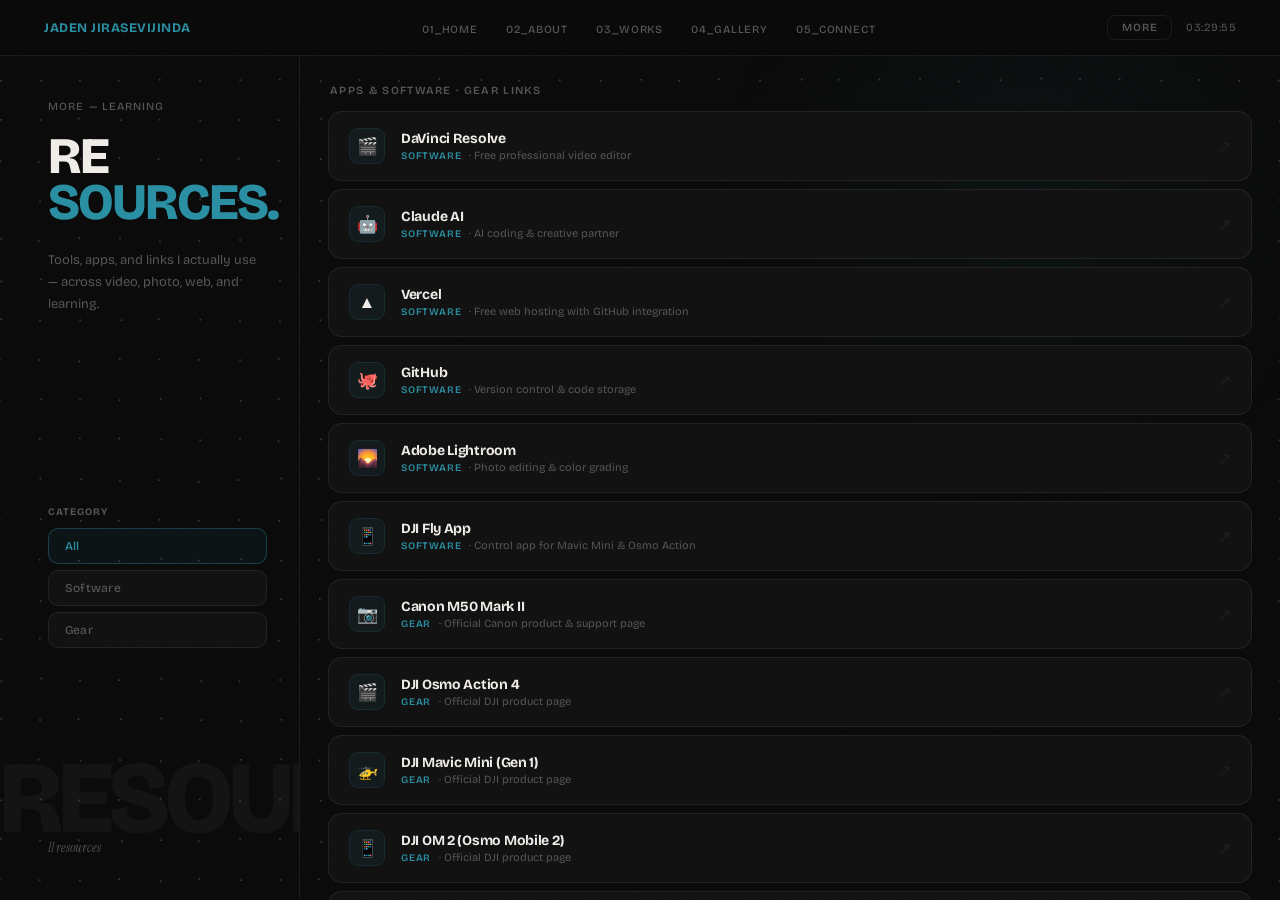
<file: resources.html>
<!DOCTYPE html>
<html lang="en">
<head>
  <meta charset="UTF-8"/>
  <meta name="viewport" content="width=device-width, initial-scale=1.0"/>
  <title>Resources — Jaden Jirasevijinda</title>
  <link href="https://fonts.googleapis.com/css2?family=Bricolage+Grotesque:wght@300;400;500;600;700;800&family=Instrument+Serif:ital@1&display=swap" rel="stylesheet">
  <link rel="stylesheet" href="styles.css">
  <style>
    html, body { overflow: hidden; }

    .page-shell {
      height: 100vh; width: 100vw;
      display: grid;
      grid-template-columns: 300px 1fr;
      padding-top: var(--nav-h);
      position: relative; z-index: 1;
    }

    /* ── LEFT ── */
    .res-left {
      display: flex; flex-direction: column;
      justify-content: space-between;
      padding: 44px 32px 44px 48px;
      border-right: 1px solid var(--line);
      animation: up .5s .05s ease both;
      position: relative; overflow: hidden;
    }

    .page-eyebrow { font-size: 11px; font-weight: 500; color: var(--sub); letter-spacing: .1em; text-transform: uppercase; margin-bottom: 20px; }
    .page-heading { font-size: clamp(2.4rem, 4vw, 4.2rem); font-weight: 800; letter-spacing: -.04em; line-height: .9; text-transform: uppercase; margin-bottom: 24px; }
    .page-heading .ac { color: var(--accent); }
    .res-desc { font-size: 13px; color: var(--sub); line-height: 1.7; }

    .filter-group { display: flex; flex-direction: column; gap: 6px; }
    .filter-label { font-size: 10px; font-weight: 700; color: var(--sub); letter-spacing: .1em; text-transform: uppercase; margin-bottom: 4px; }
    .filter-btn { background: var(--s1); border: 1px solid var(--line); border-radius: 10px; padding: 10px 16px; font-size: 12px; font-weight: 500; color: var(--sub); cursor: pointer; font-family: inherit; letter-spacing: .02em; text-align: left; transition: color .2s, border-color .2s, background .2s; }
    .filter-btn:hover { color: var(--text); }
    .filter-btn.active { color: var(--accent); border-color: rgba(42,143,163,.35); background: rgba(42,143,163,.07); }

    .res-count { font-family: 'Instrument Serif', serif; font-style: italic; font-size: 13px; color: var(--sub); }

    .ticker-wrap { position: absolute; bottom: 40px; left: 0; right: 0; overflow: hidden; pointer-events: none; opacity: .04; }
    .ticker { display: flex; gap: 60px; white-space: nowrap; animation: ticker-scroll 22s linear infinite; }
    .ticker span { font-size: clamp(4rem, 8vw, 9rem); font-weight: 800; letter-spacing: -.04em; color: var(--text); flex-shrink: 0; }

    /* ── RIGHT — resource list ── */
    .res-right {
      padding: 28px;
      overflow-y: auto;
      animation: up .5s .1s ease both;
    }

    .right-label { font-size: 11px; font-weight: 600; color: var(--sub); letter-spacing: .12em; text-transform: uppercase; margin-bottom: 14px; padding: 0 2px; }

    /* Resource row — inline link card */
    .res-card {
      display: flex; align-items: center; gap: 16px;
      padding: 16px 20px;
      background: var(--s1); border: 1px solid var(--line);
      border-radius: 14px; margin-bottom: 8px;
      text-decoration: none; color: var(--text);
      transition: background .22s, border-color .22s, transform .2s;
      position: relative; overflow: hidden;
    }
    .res-card::before { content: ''; position: absolute; inset: 0; background: var(--adim); opacity: 0; transition: opacity .22s; }
    .res-card:hover { background: var(--s2); border-color: rgba(42,143,163,.3); transform: translateX(5px); }
    .res-card:hover::before { opacity: 1; }
    .res-card:hover .res-arrow { color: var(--accent); transform: translate(3px,-3px); }
    .res-card.hidden { display: none; }

    .res-icon {
      width: 36px; height: 36px; border-radius: 9px;
      background: rgba(42,143,163,.08); border: 1px solid rgba(42,143,163,.15);
      display: flex; align-items: center; justify-content: center;
      font-size: 17px; flex-shrink: 0;
    }
    .res-body { flex: 1; }
    .res-name { font-size: 14px; font-weight: 700; letter-spacing: -.02em; margin-bottom: 2px; }
    .res-meta { display: flex; gap: 8px; align-items: center; }
    .res-cat { font-size: 10px; font-weight: 600; color: var(--accent); letter-spacing: .08em; text-transform: uppercase; }
    .res-note { font-size: 11px; color: var(--sub); }
    .res-arrow { font-size: 16px; color: var(--faint); transition: color .2s, transform .2s; flex-shrink: 0; }

    @media (max-width: 960px) {
      html, body { overflow: auto; }
      .page-shell { grid-template-columns: 1fr; height: auto; }
      .res-left { border-right: none; border-bottom: 1px solid var(--line); padding: 36px 24px; overflow: visible; }
      .ticker-wrap { display: none; }
      .filter-group { flex-direction: row; flex-wrap: wrap; }
      .res-right { padding: 20px; }
    }
  </style>
</head>
<body>
  <canvas id="dot-canvas"></canvas>
  <div class="glow"></div>

  <nav>
    <a class="nav-logo" href="index.html">JADEN JIRASEVIJINDA</a>
    <ul class="nav-links">
      <li><a href="index.html">01_HOME</a></li>
      <li><a href="about.html">02_ABOUT</a></li>
      <li><a href="projects.html">03_WORKS</a></li>
      <li><a href="photos.html">04_GALLERY</a></li>
      <li><a href="contact.html">05_CONNECT</a></li>
    </ul>
    <div class="nav-right">
      <button class="more-btn" id="more-btn" onclick="openMore()">More</button>
      <div class="nav-time" id="clock">00:00:00</div>
    </div>
  </nav>

  <div class="page-shell">
    <div class="res-left">
      <div class="ticker-wrap" aria-hidden="true">
        <div class="ticker"><span>RESOURCES</span><span>RESOURCES</span><span>RESOURCES</span></div>
      </div>
      <div>
        <div class="page-eyebrow">More — Learning</div>
        <h1 class="page-heading">RE<br><span class="ac">SOURCES.</span></h1>
        <p class="res-desc">Tools, apps, and links I actually use — across video, photo, web, and learning.</p>
      </div>
      <div>
        <div class="filter-group">
          <div class="filter-label">Category</div>
          <button class="filter-btn active" onclick="filterRes('all', this)">All</button>
          <button class="filter-btn" onclick="filterRes('software', this)">Software</button>
          <button class="filter-btn" onclick="filterRes('gear', this)">Gear</button>
        </div>
      </div>
      <div class="res-count" id="res-count">14 resources</div>
    </div>

    <div class="res-right">
      <div class="right-label">Apps & Software · Gear Links</div>

      <!-- APPS & SOFTWARE -->
      <a class="res-card" data-cat="software" href="https://www.blackmagicdesign.com/products/davinciresolve" target="_blank" rel="noopener">
        <div class="res-icon">🎬</div>
        <div class="res-body"><div class="res-name">DaVinci Resolve</div><div class="res-meta"><span class="res-cat">Software</span><span class="res-note">· Free professional video editor</span></div></div>
        <span class="res-arrow">↗</span>
      </a>

      <a class="res-card" data-cat="software" href="https://claude.ai" target="_blank" rel="noopener">
        <div class="res-icon">🤖</div>
        <div class="res-body"><div class="res-name">Claude AI</div><div class="res-meta"><span class="res-cat">Software</span><span class="res-note">· AI coding & creative partner</span></div></div>
        <span class="res-arrow">↗</span>
      </a>

      <a class="res-card" data-cat="software" href="https://vercel.com" target="_blank" rel="noopener">
        <div class="res-icon">▲</div>
        <div class="res-body"><div class="res-name">Vercel</div><div class="res-meta"><span class="res-cat">Software</span><span class="res-note">· Free web hosting with GitHub integration</span></div></div>
        <span class="res-arrow">↗</span>
      </a>

      <a class="res-card" data-cat="software" href="https://github.com" target="_blank" rel="noopener">
        <div class="res-icon">🐙</div>
        <div class="res-body"><div class="res-name">GitHub</div><div class="res-meta"><span class="res-cat">Software</span><span class="res-note">· Version control & code storage</span></div></div>
        <span class="res-arrow">↗</span>
      </a>

      <a class="res-card" data-cat="software" href="https://helpx.adobe.com/lightroom-classic/user-guide.html" target="_blank" rel="noopener">
        <div class="res-icon">🌄</div>
        <div class="res-body"><div class="res-name">Adobe Lightroom</div><div class="res-meta"><span class="res-cat">Software</span><span class="res-note">· Photo editing & color grading</span></div></div>
        <span class="res-arrow">↗</span>
      </a>

      <a class="res-card" data-cat="software" href="https://www.dji.com/downloads/app" target="_blank" rel="noopener">
        <div class="res-icon">📱</div>
        <div class="res-body"><div class="res-name">DJI Fly App</div><div class="res-meta"><span class="res-cat">Software</span><span class="res-note">· Control app for Mavic Mini & Osmo Action</span></div></div>
        <span class="res-arrow">↗</span>
      </a>

      <!-- GEAR LINKS -->
      <a class="res-card" data-cat="gear" href="https://www.usa.canon.com/support/p/eos-m50-mark-ii" target="_blank" rel="noopener">
        <div class="res-icon">📷</div>
        <div class="res-body"><div class="res-name">Canon M50 Mark II</div><div class="res-meta"><span class="res-cat">Gear</span><span class="res-note">· Official Canon product & support page</span></div></div>
        <span class="res-arrow">↗</span>
      </a>

      <a class="res-card" data-cat="gear" href="https://www.dji.com/osmo-action-4" target="_blank" rel="noopener">
        <div class="res-icon">🎬</div>
        <div class="res-body"><div class="res-name">DJI Osmo Action 4</div><div class="res-meta"><span class="res-cat">Gear</span><span class="res-note">· Official DJI product page</span></div></div>
        <span class="res-arrow">↗</span>
      </a>

      <a class="res-card" data-cat="gear" href="https://www.dji.com/mavic-mini" target="_blank" rel="noopener">
        <div class="res-icon">🚁</div>
        <div class="res-body"><div class="res-name">DJI Mavic Mini (Gen 1)</div><div class="res-meta"><span class="res-cat">Gear</span><span class="res-note">· Official DJI product page</span></div></div>
        <span class="res-arrow">↗</span>
      </a>

      <a class="res-card" data-cat="gear" href="https://www.dji.com/osmo-mobile-2" target="_blank" rel="noopener">
        <div class="res-icon">📱</div>
        <div class="res-body"><div class="res-name">DJI OM 2 (Osmo Mobile 2)</div><div class="res-meta"><span class="res-cat">Gear</span><span class="res-note">· Official DJI product page</span></div></div>
        <span class="res-arrow">↗</span>
      </a>

      <a class="res-card" data-cat="gear" href="https://rode.com/en/interfaces-and-mixers/rodecaster-series/rodecaster-pro" target="_blank" rel="noopener">
        <div class="res-icon">🎙️</div>
        <div class="res-body"><div class="res-name">Rodecaster Pro</div><div class="res-meta"><span class="res-cat">Gear</span><span class="res-note">· Official RØDE product page</span></div></div>
        <span class="res-arrow">↗</span>
      </a>

    </div>

  <script src="portfolio.js"></script>
  <script>
    function filterRes(cat, btn) {
      document.querySelectorAll('.filter-btn').forEach(b => b.classList.remove('active'));
      btn.classList.add('active');
      const cards = document.querySelectorAll('.res-card');
      let count = 0;
      cards.forEach(c => {
        const match = cat === 'all' || c.dataset.cat === cat;
        c.classList.toggle('hidden', !match);
        if (match) count++;
      });
      document.getElementById('res-count').textContent = count + ' resource' + (count !== 1 ? 's' : '');
    }
    document.getElementById('res-count').textContent =
      document.querySelectorAll('.res-card').length + ' resources';
  </script>

  <!-- ── More Sidebar ── -->
  <div class="more-overlay" id="more-overlay" onclick="handleMoreOverlayClick(event)">
    <div class="more-backdrop"></div>
    <div class="more-sidebar" id="more-sidebar">
      <div class="more-header">
        <span class="more-header-title">More</span>
        <button class="more-close" onclick="closeMore()">✕</button>
      </div>
      <div class="more-section">
        <div class="more-section-label">Equipment</div>
        <a class="more-item" href="equipment.html">
          <div class="more-item-icon">⚡</div>
          <div class="more-item-body">
            <div class="more-item-title">Quickstart + Usage</div>
            <div class="more-item-sub">Jump right in — what you need to get started</div>
          </div>
          <span class="more-item-arrow">→</span>
        </a>
      </div>
      <div class="more-divider"></div>
      <div class="more-section" style="padding-top:20px;">
        <div class="more-section-label">Learning</div>
        <a class="more-item" href="tutorials.html">
          <div class="more-item-icon">📖</div>
          <div class="more-item-body">
            <div class="more-item-title">Tutorials</div>
            <div class="more-item-sub">Step-by-step guides for video &amp; audio</div>
          </div>
          <span class="more-item-arrow">→</span>
        </a>
        <a class="more-item" href="resources.html">
          <div class="more-item-icon">🔗</div>
          <div class="more-item-body">
            <div class="more-item-title">Resources</div>
            <div class="more-item-sub">Tools, apps, and gear links I use</div>
          </div>
          <span class="more-item-arrow">→</span>
        </a>
      </div>
      <div class="more-divider"></div>
      <div class="more-section" style="padding-top:20px;">
        <div class="more-section-label">Other</div>
        <a class="more-item" href="https://github.com/jadenjirasevijinda/jadenjirasevijinda" target="_blank" rel="noopener">
          <div class="more-item-icon">
            <svg width="15" height="15" viewBox="0 0 24 24" fill="currentColor"><path d="M12 0C5.374 0 0 5.373 0 12c0 5.302 3.438 9.8 8.207 11.387.599.111.793-.261.793-.577v-2.234c-3.338.726-4.033-1.416-4.033-1.416-.546-1.387-1.333-1.756-1.333-1.756-1.089-.745.083-.729.083-.729 1.205.084 1.839 1.237 1.839 1.237 1.07 1.834 2.807 1.304 3.492.997.107-.775.418-1.305.762-1.604-2.665-.305-5.467-1.334-5.467-5.931 0-1.311.469-2.381 1.236-3.221-.124-.303-.535-1.524.117-3.176 0 0 1.008-.322 3.301 1.23A11.509 11.509 0 0 1 12 5.803c1.02.005 2.047.138 3.006.404 2.291-1.552 3.297-1.23 3.297-1.23.653 1.653.242 2.874.118 3.176.77.84 1.235 1.911 1.235 3.221 0 4.609-2.807 5.624-5.479 5.921.43.372.823 1.102.823 2.222v3.293c0 .319.192.694.801.576C20.566 21.797 24 17.3 24 12c0-6.627-5.373-12-12-12z"/></svg>
          </div>
          <div class="more-item-body">
            <div class="more-item-title">Source Code</div>
            <div class="more-item-sub">This site on GitHub</div>
          </div>
          <span class="more-item-arrow">↗</span>
        </a>
      </div>
      <div class="more-footer">
        <div class="more-footer-text">Built with Claude AI · Hosted on Vercel</div>
      </div>
    </div>
  </div>
  <script>
    function openMore()  {
      document.getElementById('more-overlay').classList.add('open');
      document.getElementById('more-btn').classList.add('open');
    }
    function closeMore() {
      document.getElementById('more-overlay').classList.remove('open');
      document.getElementById('more-btn').classList.remove('open');
    }
    function handleMoreOverlayClick(e) {
      if (e.target === document.getElementById('more-overlay') ||
          e.target.classList.contains('more-backdrop')) closeMore();
    }
    document.addEventListener('keydown', e => { if (e.key === 'Escape') closeMore(); });
  </script>

</body>
</html>
</file>
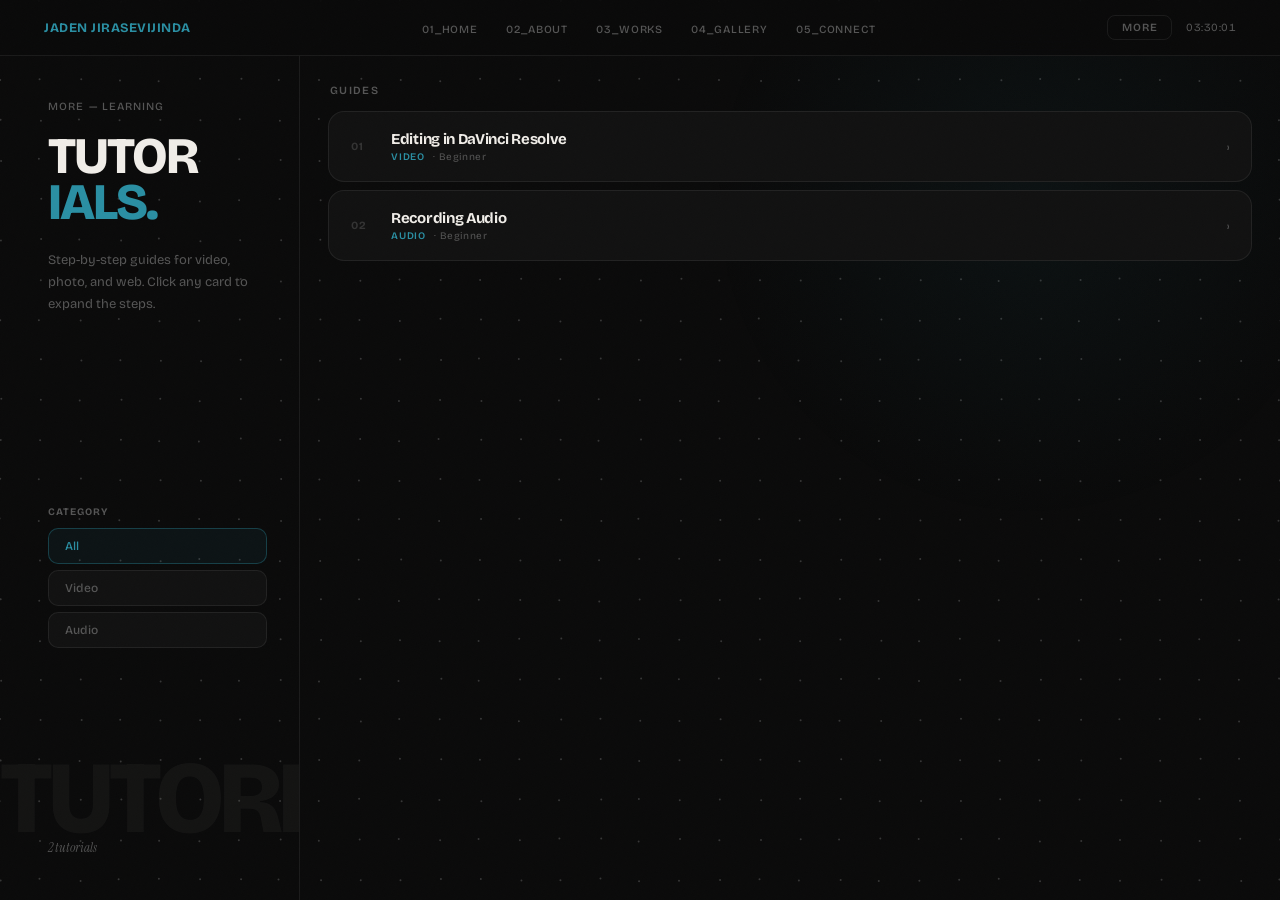
<file: tutorials.html>
<!DOCTYPE html>
<html lang="en">
<head>
  <meta charset="UTF-8"/>
  <meta name="viewport" content="width=device-width, initial-scale=1.0"/>
  <title>Tutorials — Jaden Jirasevijinda</title>
  <link href="https://fonts.googleapis.com/css2?family=Bricolage+Grotesque:wght@300;400;500;600;700;800&family=Instrument+Serif:ital@1&display=swap" rel="stylesheet">
  <link rel="stylesheet" href="styles.css">
  <style>
    html, body { overflow: hidden; }

    .page-shell {
      height: 100vh; width: 100vw;
      display: grid;
      grid-template-columns: 300px 1fr;
      padding-top: var(--nav-h);
      position: relative; z-index: 1;
    }

    /* ── LEFT ── */
    .tut-left {
      display: flex; flex-direction: column;
      justify-content: space-between;
      padding: 44px 32px 44px 48px;
      border-right: 1px solid var(--line);
      animation: up .5s .05s ease both;
      position: relative; overflow: hidden;
    }

    .page-eyebrow {
      font-size: 11px; font-weight: 500;
      color: var(--sub); letter-spacing: .1em;
      text-transform: uppercase; margin-bottom: 20px;
    }
    .page-heading {
      font-size: clamp(2.4rem, 4vw, 4.2rem);
      font-weight: 800; letter-spacing: -.04em;
      line-height: .9; text-transform: uppercase; margin-bottom: 24px;
    }
    .page-heading .ac { color: var(--accent); }

    .tut-desc {
      font-size: 13px; color: var(--sub); line-height: 1.7;
    }

    /* Category filter */
    .filter-group { display: flex; flex-direction: column; gap: 6px; }
    .filter-label { font-size: 10px; font-weight: 700; color: var(--sub); letter-spacing: .1em; text-transform: uppercase; margin-bottom: 4px; }
    .filter-btn {
      background: var(--s1); border: 1px solid var(--line);
      border-radius: 10px; padding: 10px 16px;
      font-size: 12px; font-weight: 500; color: var(--sub);
      cursor: pointer; font-family: inherit; letter-spacing: .02em; text-align: left;
      transition: color .2s, border-color .2s, background .2s;
    }
    .filter-btn:hover { color: var(--text); }
    .filter-btn.active { color: var(--accent); border-color: rgba(42,143,163,.35); background: rgba(42,143,163,.07); }

    .tut-count { font-family: 'Instrument Serif', serif; font-style: italic; font-size: 13px; color: var(--sub); }

    /* Ticker */
    .ticker-wrap { position: absolute; bottom: 40px; left: 0; right: 0; overflow: hidden; pointer-events: none; opacity: .04; }
    .ticker { display: flex; gap: 60px; white-space: nowrap; animation: ticker-scroll 22s linear infinite; }
    .ticker span { font-size: clamp(4rem, 8vw, 9rem); font-weight: 800; letter-spacing: -.04em; color: var(--text); flex-shrink: 0; }

    /* ── RIGHT — tutorial cards ── */
    .tut-right {
      padding: 28px;
      overflow-y: auto;
      animation: up .5s .1s ease both;
    }

    .right-label { font-size: 11px; font-weight: 600; color: var(--sub); letter-spacing: .12em; text-transform: uppercase; margin-bottom: 14px; padding: 0 2px; }

    /* Tutorial card — numbered steps style */
    .tut-card {
      background: var(--s1); border: 1px solid var(--line);
      border-radius: 16px; margin-bottom: 8px; overflow: hidden;
      transition: border-color .2s;
    }
    .tut-card.open { border-color: rgba(42,143,163,.3); }
    .tut-card.hidden { display: none; }

    .tut-card-header {
      display: flex; align-items: center; gap: 16px;
      padding: 18px 22px; cursor: pointer;
      transition: background .2s;
    }
    .tut-card-header:hover { background: var(--s2); }

    .tut-num {
      font-size: 11px; font-weight: 700; color: var(--sub);
      letter-spacing: .08em; opacity: .5; flex-shrink: 0; width: 24px;
      transition: color .2s, opacity .2s;
    }
    .tut-card.open .tut-num { color: var(--accent); opacity: 1; }

    .tut-header-body { flex: 1; }
    .tut-title { font-size: 15px; font-weight: 700; letter-spacing: -.02em; margin-bottom: 3px; }
    .tut-meta { display: flex; gap: 8px; align-items: center; }
    .tut-cat { font-size: 10px; font-weight: 600; color: var(--accent); letter-spacing: .08em; text-transform: uppercase; }
    .tut-level { font-size: 10px; color: var(--sub); letter-spacing: .04em; }

    .tut-chevron { font-size: 12px; color: var(--sub); transition: transform .25s, color .2s; flex-shrink: 0; }
    .tut-card.open .tut-chevron { transform: rotate(90deg); color: var(--accent); }

    .tut-body { max-height: 0; overflow: hidden; transition: max-height .35s cubic-bezier(.32,.72,0,1); }
    .tut-card.open .tut-body { max-height: 800px; }

    .tut-body-inner { padding: 18px 22px 20px; border-top: 1px solid var(--line); }

    /* Numbered steps */
    .steps { display: flex; flex-direction: column; gap: 12px; margin-bottom: 16px; }
    .step { display: flex; gap: 14px; }
    .step-num {
      width: 22px; height: 22px; border-radius: 50%;
      background: rgba(42,143,163,.12); border: 1px solid rgba(42,143,163,.3);
      color: var(--accent); font-size: 10px; font-weight: 700;
      display: flex; align-items: center; justify-content: center;
      flex-shrink: 0; margin-top: 1px;
    }
    .step-text { font-size: 13px; color: var(--sub); line-height: 1.65; }
    .step-text strong { color: var(--text); font-weight: 600; }

    .tut-links { display: flex; flex-wrap: wrap; gap: 8px; }
    .tut-link {
      display: inline-flex; align-items: center; gap: 6px;
      font-size: 11px; color: var(--accent); text-decoration: none;
      padding: 7px 14px; border-radius: 8px;
      border: 1px solid rgba(42,143,163,.3); background: rgba(42,143,163,.06);
      transition: background .2s, border-color .2s;
    }
    .tut-link:hover { background: rgba(42,143,163,.14); border-color: rgba(42,143,163,.5); }

    @media (max-width: 960px) {
      html, body { overflow: auto; }
      .page-shell { grid-template-columns: 1fr; height: auto; }
      .tut-left { border-right: none; border-bottom: 1px solid var(--line); padding: 36px 24px; overflow: visible; }
      .ticker-wrap { display: none; }
      .filter-group { flex-direction: row; flex-wrap: wrap; }
      .tut-right { padding: 20px; }
    }
  </style>
</head>
<body>
  <canvas id="dot-canvas"></canvas>
  <div class="glow"></div>

  <nav>
    <a class="nav-logo" href="index.html">JADEN JIRASEVIJINDA</a>
    <ul class="nav-links">
      <li><a href="index.html">01_HOME</a></li>
      <li><a href="about.html">02_ABOUT</a></li>
      <li><a href="projects.html">03_WORKS</a></li>
      <li><a href="photos.html">04_GALLERY</a></li>
      <li><a href="contact.html">05_CONNECT</a></li>
    </ul>
    <div class="nav-right">
      <button class="more-btn" id="more-btn" onclick="openMore()">More</button>
      <div class="nav-time" id="clock">00:00:00</div>
    </div>
  </nav>

  <div class="page-shell">
    <div class="tut-left">
      <div class="ticker-wrap" aria-hidden="true">
        <div class="ticker"><span>TUTORIALS</span><span>TUTORIALS</span><span>TUTORIALS</span></div>
      </div>
      <div>
        <div class="page-eyebrow">More — Learning</div>
        <h1 class="page-heading">TUTOR<br><span class="ac">IALS.</span></h1>
        <p class="tut-desc">Step-by-step guides for video, photo, and web. Click any card to expand the steps.</p>
      </div>
      <div>
        <div class="filter-group">
          <div class="filter-label">Category</div>
          <button class="filter-btn active" onclick="filterTut('all', this)">All</button>
          <button class="filter-btn" onclick="filterTut('video', this)">Video</button>
          <button class="filter-btn" onclick="filterTut('audio', this)">Audio</button>
        </div>
      </div>
      <div class="tut-count" id="tut-count">2 tutorials</div>
    </div>

    <div class="tut-right">
      <div class="right-label">Guides</div>

      <div class="tut-card" data-cat="video" onclick="toggleTut(this)">
        <div class="tut-card-header">
          <span class="tut-num">01</span>
          <div class="tut-header-body">
            <div class="tut-title">Editing in DaVinci Resolve</div>
            <div class="tut-meta"><span class="tut-cat">Video</span><span class="tut-level">· Beginner</span></div>
          </div>
          <span class="tut-chevron">›</span>
        </div>
        <div class="tut-body">
          <div class="tut-body-inner">
            <div class="steps">
              <div class="step"><div class="step-num">1</div><div class="step-text"><strong>Import footage</strong> — open the Media page, drag your files into the Media Pool.</div></div>
              <div class="step"><div class="step-num">2</div><div class="step-text"><strong>Create a timeline</strong> — drag clips from the pool to the Edit page timeline.</div></div>
              <div class="step"><div class="step-num">3</div><div class="step-text"><strong>Cut and trim</strong> — use the Blade tool (B) to cut, drag edges to trim clips.</div></div>
              <div class="step"><div class="step-num">4</div><div class="step-text"><strong>Color grade</strong> — jump to the Color page, apply a LUT, then dial in your nodes.</div></div>
              <div class="step"><div class="step-num">5</div><div class="step-text"><strong>Export</strong> — go to Deliver, choose YouTube preset, hit Add to Render Queue then Render All.</div></div>
            </div>
            <div class="tut-links">
              <a class="tut-link" href="https://www.blackmagicdesign.com/products/davinciresolve/training" target="_blank" rel="noopener">Official Training →</a>
              <a class="tut-link" href="https://documents.blackmagicdesign.com/UserManuals/DaVinci-Resolve-18-Reference-Manual.pdf" target="_blank" rel="noopener">Manual (PDF) →</a>
            </div>
          </div>
        </div>
      </div>

      <div class="tut-card" data-cat="audio" onclick="toggleTut(this)">
        <div class="tut-card-header">
          <span class="tut-num">02</span>
          <div class="tut-header-body">
            <div class="tut-title">Recording Audio</div>
            <div class="tut-meta"><span class="tut-cat">Audio</span><span class="tut-level">· Beginner</span></div>
          </div>
          <span class="tut-chevron">›</span>
        </div>
        <div class="tut-body">
          <div class="tut-body-inner">
            <div class="steps">
              <div class="step"><div class="step-num">1</div><div class="step-text"><strong>Connect your mic</strong> — XLR into Channel 1 on the Rodecaster Pro. Enable phantom power for condenser mics.</div></div>
              <div class="step"><div class="step-num">2</div><div class="step-text"><strong>Set gain</strong> — speak at normal volume and aim for peaks around -12 to -6 dB on the meter.</div></div>
              <div class="step"><div class="step-num">3</div><div class="step-text"><strong>Enable APHEX processing</strong> — Aural Exciter and Big Bottom add warmth and clarity to your voice.</div></div>
              <div class="step"><div class="step-num">4</div><div class="step-text"><strong>Record via USB</strong> — select the Rodecaster as your audio input in DaVinci Resolve or your DAW.</div></div>
              <div class="step"><div class="step-num">5</div><div class="step-text"><strong>Monitor with headphones</strong> — always track with cans on so you catch any issues live.</div></div>
            </div>
            <div class="tut-links">
              <a class="tut-link" href="https://rode.com/en/interfaces-and-mixers/rodecaster-series/rodecaster-pro" target="_blank" rel="noopener">RØDE Website →</a>
              <a class="tut-link" href="https://rode.com/downloads/show/1769" target="_blank" rel="noopener">Manual (PDF) →</a>
            </div>
          </div>
        </div>
      </div>

    </div>

  <script src="portfolio.js"></script>
  <script>
    function toggleTut(card) {
      const wasOpen = card.classList.contains('open');
      document.querySelectorAll('.tut-card.open').forEach(c => c.classList.remove('open'));
      if (!wasOpen) card.classList.add('open');
    }
    function filterTut(cat, btn) {
      document.querySelectorAll('.filter-btn').forEach(b => b.classList.remove('active'));
      btn.classList.add('active');
      const cards = document.querySelectorAll('.tut-card');
      let count = 0;
      cards.forEach(c => {
        const match = cat === 'all' || c.dataset.cat === cat;
        c.classList.toggle('hidden', !match);
        if (match) count++;
      });
      document.getElementById('tut-count').textContent = count + ' tutorial' + (count !== 1 ? 's' : '');
    }
  </script>

  <!-- ── More Sidebar ── -->
  <div class="more-overlay" id="more-overlay" onclick="handleMoreOverlayClick(event)">
    <div class="more-backdrop"></div>
    <div class="more-sidebar" id="more-sidebar">
      <div class="more-header">
        <span class="more-header-title">More</span>
        <button class="more-close" onclick="closeMore()">✕</button>
      </div>
      <div class="more-section">
        <div class="more-section-label">Equipment</div>
        <a class="more-item" href="equipment.html">
          <div class="more-item-icon">⚡</div>
          <div class="more-item-body">
            <div class="more-item-title">Quickstart + Usage</div>
            <div class="more-item-sub">Jump right in — what you need to get started</div>
          </div>
          <span class="more-item-arrow">→</span>
        </a>
      </div>
      <div class="more-divider"></div>
      <div class="more-section" style="padding-top:20px;">
        <div class="more-section-label">Learning</div>
        <a class="more-item" href="tutorials.html">
          <div class="more-item-icon">📖</div>
          <div class="more-item-body">
            <div class="more-item-title">Tutorials</div>
            <div class="more-item-sub">Step-by-step guides for video &amp; audio</div>
          </div>
          <span class="more-item-arrow">→</span>
        </a>
        <a class="more-item" href="resources.html">
          <div class="more-item-icon">🔗</div>
          <div class="more-item-body">
            <div class="more-item-title">Resources</div>
            <div class="more-item-sub">Tools, apps, and gear links I use</div>
          </div>
          <span class="more-item-arrow">→</span>
        </a>
      </div>
      <div class="more-divider"></div>
      <div class="more-section" style="padding-top:20px;">
        <div class="more-section-label">Other</div>
        <a class="more-item" href="https://github.com/jadenjirasevijinda/jadenjirasevijinda" target="_blank" rel="noopener">
          <div class="more-item-icon">
            <svg width="15" height="15" viewBox="0 0 24 24" fill="currentColor"><path d="M12 0C5.374 0 0 5.373 0 12c0 5.302 3.438 9.8 8.207 11.387.599.111.793-.261.793-.577v-2.234c-3.338.726-4.033-1.416-4.033-1.416-.546-1.387-1.333-1.756-1.333-1.756-1.089-.745.083-.729.083-.729 1.205.084 1.839 1.237 1.839 1.237 1.07 1.834 2.807 1.304 3.492.997.107-.775.418-1.305.762-1.604-2.665-.305-5.467-1.334-5.467-5.931 0-1.311.469-2.381 1.236-3.221-.124-.303-.535-1.524.117-3.176 0 0 1.008-.322 3.301 1.23A11.509 11.509 0 0 1 12 5.803c1.02.005 2.047.138 3.006.404 2.291-1.552 3.297-1.23 3.297-1.23.653 1.653.242 2.874.118 3.176.77.84 1.235 1.911 1.235 3.221 0 4.609-2.807 5.624-5.479 5.921.43.372.823 1.102.823 2.222v3.293c0 .319.192.694.801.576C20.566 21.797 24 17.3 24 12c0-6.627-5.373-12-12-12z"/></svg>
          </div>
          <div class="more-item-body">
            <div class="more-item-title">Source Code</div>
            <div class="more-item-sub">This site on GitHub</div>
          </div>
          <span class="more-item-arrow">↗</span>
        </a>
      </div>
      <div class="more-footer">
        <div class="more-footer-text">Built with Claude AI · Hosted on Vercel</div>
      </div>
    </div>
  </div>
  <script>
    function openMore()  {
      document.getElementById('more-overlay').classList.add('open');
      document.getElementById('more-btn').classList.add('open');
    }
    function closeMore() {
      document.getElementById('more-overlay').classList.remove('open');
      document.getElementById('more-btn').classList.remove('open');
    }
    function handleMoreOverlayClick(e) {
      if (e.target === document.getElementById('more-overlay') ||
          e.target.classList.contains('more-backdrop')) closeMore();
    }
    document.addEventListener('keydown', e => { if (e.key === 'Escape') closeMore(); });
  </script>

</body>
</html>
</file>
<file: styles.css>
/* ════════════════════════════════════════════════
   JADEN JIRASEVIJINDA — Portfolio Stylesheet
   Teal/Combined Design
   Fonts: Bricolage Grotesque + Instrument Serif
   Import in <head>:
   <link href="https://fonts.googleapis.com/css2?family=Bricolage+Grotesque:wght@300;400;500;600;700;800&family=Instrument+Serif:ital@1&display=swap" rel="stylesheet">
   <link rel="stylesheet" href="styles-new.css">
════════════════════════════════════════════════ */

/* ── Tokens ───────────────────────────────────── */
:root {
  --bg:     #0a0a0a;
  --s1:     #111111;
  --s2:     #171717;
  --text:   #f0ede8;
  --sub:    #555;
  --faint:  #1e1e1e;
  --accent: #2a8fa3;
  --adim:   rgba(42,143,163,.08);
  --ahov:   rgba(42,143,163,.18);
  --line:   rgba(255,255,255,.07);
  --nav-h:  56px;
}

/* ── Reset ────────────────────────────────────── */
*, *::before, *::after { box-sizing: border-box; margin: 0; padding: 0; }
html, body { height: 100%; }

body {
  background: var(--bg);
  color: var(--text);
  font-family: 'Bricolage Grotesque', sans-serif;
  -webkit-font-smoothing: antialiased;
}

/* ── Noise texture overlay ────────────────────── */
body::after {
  content: '';
  position: fixed; inset: 0;
  background-image: url("data:image/svg+xml,%3Csvg viewBox='0 0 200 200' xmlns='http://www.w3.org/2000/svg'%3E%3Cfilter id='n'%3E%3CfeTurbulence type='fractalNoise' baseFrequency='0.75' numOctaves='4' stitchTiles='stitch'/%3E%3C/filter%3E%3Crect width='100%25' height='100%25' filter='url(%23n)'/%3E%3C/svg%3E");
  background-size: 150px;
  opacity: .022;
  pointer-events: none;
  z-index: 1000;
}

/* ── Dot canvas (portfolio.js) ────────────────── */
#dot-canvas {
  position: fixed; inset: 0;
  width: 100%; height: 100%;
  pointer-events: none; z-index: 0;
}

/* ── Ambient glow ─────────────────────────────── */
.glow {
  position: fixed;
  width: 700px; height: 700px;
  background: radial-gradient(circle, rgba(42,143,163,.06) 0%, transparent 65%);
  border-radius: 50%;
  top: -150px; right: -100px;
  pointer-events: none; z-index: 0;
}

/* ── Entry animation ──────────────────────────── */
@keyframes up {
  from { opacity: 0; transform: translateY(10px); }
  to   { opacity: 1; transform: none; }
}
@keyframes gp { 0%,100%{opacity:1} 50%{opacity:.3} }

/* ════════════════════════════════════════════════
   NAV
════════════════════════════════════════════════ */
nav {
  position: fixed; top: 0; left: 0; right: 0;
  height: var(--nav-h);
  display: flex; align-items: center; justify-content: space-between;
  padding: 0 44px;
  background: rgba(10,10,10,.85);
  backdrop-filter: blur(18px);
  -webkit-backdrop-filter: blur(18px);
  border-bottom: 1px solid var(--line);
  z-index: 900;
  animation: up .4s ease both;
}

.nav-logo {
  font-family: 'Bricolage Grotesque', sans-serif;
  font-size: 13px; font-weight: 700;
  letter-spacing: .04em; text-transform: uppercase;
  color: var(--accent); text-decoration: none;
}

.nav-links {
  display: flex; gap: 28px; list-style: none;
}
.nav-links a {
  font-size: 11px; font-weight: 500;
  letter-spacing: .08em; text-transform: uppercase;
  color: var(--sub); text-decoration: none;
  transition: color .2s;
}
.nav-links a:hover { color: var(--text); }
.nav-links a.active { color: var(--accent); }

.nav-right {
  display: flex; align-items: center; gap: 14px;
}
.nav-time {
  font-size: 11px; color: var(--sub);
  font-variant-numeric: tabular-nums; letter-spacing: .04em;
}

/* ════════════════════════════════════════════════
   SHELL — split layout
════════════════════════════════════════════════ */
.shell {
  height: 100vh; width: 100vw;
  display: grid;
  grid-template-columns: 1fr 420px;
  padding-top: var(--nav-h);
  position: relative; z-index: 1;
}

/* ── LEFT PANEL ───────────────────────────────── */
.left {
  display: flex; flex-direction: column;
  justify-content: space-between;
  padding: 52px 52px 40px 48px;
  border-right: 1px solid var(--line);
  position: relative; overflow: hidden;
}

/* Scrolling ticker */
.ticker-wrap {
  position: absolute;
  bottom: 60px; left: 0; right: 0;
  overflow: hidden; pointer-events: none;
  opacity: .045;
}
.ticker {
  display: flex; gap: 80px; white-space: nowrap;
  animation: ticker-scroll 24s linear infinite;
}
.ticker span {
  font-size: clamp(6rem, 10vw, 11rem);
  font-weight: 800; letter-spacing: -.04em;
  color: var(--text); flex-shrink: 0;
}
@keyframes ticker-scroll {
  from { transform: translateX(0); }
  to   { transform: translateX(-50%); }
}

.left-top { animation: up .5s .05s ease both; }

.hero-eyebrow {
  font-size: 11px; font-weight: 500;
  color: var(--sub); letter-spacing: .1em;
  text-transform: uppercase; margin-bottom: 20px;
}

.hero-name {
  font-size: clamp(3.5rem, 7vw, 7.5rem);
  font-weight: 800;
  letter-spacing: -.04em;
  line-height: .9;
  margin-bottom: 20px;
  text-transform: uppercase;
}
.hero-name .first { color: var(--text); display: block; }
.hero-name .last  { color: var(--accent); display: block; }

.hero-sub-line {
  font-family: 'Instrument Serif', serif;
  font-style: italic;
  font-size: clamp(1rem, 1.6vw, 1.4rem);
  color: var(--sub); font-weight: 300;
  margin-bottom: 28px;
  letter-spacing: -.01em;
}

.hero-desc {
  font-size: 13.5px; color: var(--sub);
  line-height: 1.75; font-weight: 400;
}
.hero-desc a {
  color: var(--text); text-decoration: none;
  border-bottom: 1px solid var(--line);
  padding-bottom: 1px; transition: border-color .2s;
}
.hero-desc a:hover { border-color: var(--accent); }

/* Bottom row */
.left-bot {
  display: flex; align-items: center; justify-content: space-between;
  position: relative; z-index: 2;
  animation: up .5s .2s ease both;
}

.socials { display: flex; gap: 18px; }
.soc {
  font-size: 12px; color: var(--sub); text-decoration: none;
  letter-spacing: .04em; transition: color .2s;
  display: inline-flex; align-items: center; gap: 6px;
}
.soc:hover { color: var(--text); }

.lang-chips { display: flex; gap: 6px; }
.chip {
  font-size: 10px; font-weight: 500;
  padding: 4px 10px; border-radius: 999px;
  border: 1px solid var(--line);
  color: var(--sub); letter-spacing: .04em;
  background: none; font-family: inherit;
  cursor: pointer;
  transition: border-color .2s, color .2s;
}
.lang-btn:hover { border-color: var(--accent); color: var(--text); }

/* ════════════════════════════════════════════════
   RIGHT PANEL — nav cards
════════════════════════════════════════════════ */
.right {
  display: flex; flex-direction: column;
  padding: 32px 28px;
  gap: 8px;
  animation: up .5s .15s ease both;
  overflow: hidden;
}

.right-label {
  font-size: 11px; font-weight: 600;
  color: var(--sub); letter-spacing: .12em;
  text-transform: uppercase; margin-bottom: 4px;
  padding: 0 4px;
}

.nav-card {
  flex: 1;
  background: var(--s1);
  border: 1px solid var(--line);
  border-radius: 16px;
  padding: 20px 24px;
  text-decoration: none; color: var(--text);
  display: flex; align-items: center; gap: 18px;
  position: relative; overflow: hidden;
  transition: background .22s, border-color .22s, transform .2s;
}
.nav-card::before {
  content: '';
  position: absolute; inset: 0;
  background: var(--adim); opacity: 0;
  transition: opacity .22s; border-radius: 16px;
}
.nav-card:hover {
  background: var(--s2);
  border-color: rgba(42,143,163,.3);
  transform: translateX(5px);
}
.nav-card:hover::before { opacity: 1; }
.nav-card:hover .nc-arrow { color: var(--accent); transform: translate(3px,-3px); }
.nav-card:hover .nc-num   { color: var(--accent); opacity: 1; }

.nc-num {
  font-size: 10px; font-weight: 700;
  color: var(--sub); letter-spacing: .1em;
  opacity: .5; flex-shrink: 0;
  transition: color .2s, opacity .2s;
  width: 22px;
}
.nc-body { flex: 1; }
.nc-title {
  font-size: 17px; font-weight: 700;
  letter-spacing: -.02em; line-height: 1;
}
.nc-sub {
  font-size: 11px; color: var(--sub);
  line-height: 1.4; font-weight: 400;
}
.nc-arrow {
  font-size: 17px; color: var(--faint);
  transition: color .2s, transform .2s; flex-shrink: 0;
}

/* Accent (teal) card */
.nav-card.accent {
  background: var(--accent);
  border-color: transparent;
}
.nav-card.accent::before { background: rgba(255,255,255,.07); }
.nav-card.accent:hover    { background: #2fa0b6; border-color: transparent; }
.nav-card.accent .nc-num  { color: rgba(255,255,255,.55); opacity: 1; }
.nav-card.accent .nc-title { color: #fff; }
.nav-card.accent .nc-sub   { color: rgba(255,255,255,.65); }
.nav-card.accent .nc-arrow { color: rgba(255,255,255,.4); }
.nav-card.accent:hover .nc-arrow { color: #fff; }
.nav-card.accent:hover .nc-num   { color: #fff; }

/* ════════════════════════════════════════════════
   LANGUAGE MODAL
════════════════════════════════════════════════ */
.lang-overlay {
  position: fixed; inset: 0;
  background: rgba(0,0,0,.6);
  backdrop-filter: blur(8px);
  -webkit-backdrop-filter: blur(8px);
  z-index: 2000;
  display: flex; align-items: center; justify-content: center;
  opacity: 0; pointer-events: none;
  transition: opacity .2s;
  padding: 20px;
}
.lang-overlay.open { opacity: 1; pointer-events: all; }

.lang-modal {
  background: #161616;
  border: 1px solid rgba(42,143,163,.25);
  border-radius: 18px;
  padding: 32px;
  width: 100%; max-width: 360px;
  position: relative;
  transform: translateY(12px);
  transition: transform .25s cubic-bezier(.32,.72,0,1);
}
.lang-overlay.open .lang-modal { transform: translateY(0); }

.lang-modal-close {
  position: absolute; top: 14px; right: 16px;
  background: none; border: none; cursor: pointer;
  font-size: 18px; color: var(--sub);
  font-family: inherit; line-height: 1;
  transition: color .2s;
}
.lang-modal-close:hover { color: var(--text); }

.lang-modal-flag  { font-size: 32px; margin-bottom: 10px; }
.lang-modal-name  { font-size: 20px; font-weight: 700; letter-spacing: -.02em; margin-bottom: 4px; }
.lang-modal-level {
  font-size: 11px; font-weight: 600;
  letter-spacing: .1em; text-transform: uppercase;
  color: var(--accent); margin-bottom: 20px;
}

.lang-skills { display: flex; flex-direction: column; gap: 8px; }
.lang-skill  { display: flex; align-items: center; gap: 10px; font-size: 12px; }

.skill-dot       { width: 7px; height: 7px; border-radius: 50%; flex-shrink: 0; }
.skill-dot.yes   { background: var(--accent); }
.skill-dot.no    { background: var(--faint); border: 1px solid var(--sub); }
.skill-label     { color: var(--sub); }
.skill-label b   { color: var(--text); font-weight: 500; }

/* ════════════════════════════════════════════════
   MORE BUTTON
════════════════════════════════════════════════ */
.more-btn {
  background: none;
  border: 1px solid var(--line);
  border-radius: 8px;
  padding: 5px 14px;
  font-size: 11px; font-weight: 600;
  letter-spacing: .08em; text-transform: uppercase;
  color: var(--sub); cursor: pointer;
  font-family: inherit;
  transition: color .2s, border-color .2s, background .2s;
}
.more-btn:hover,
.more-btn.open {
  color: var(--accent);
  border-color: rgba(42,143,163,.4);
  background: rgba(42,143,163,.07);
}

/* ════════════════════════════════════════════════
   MORE SIDEBAR
════════════════════════════════════════════════ */
.more-overlay {
  position: fixed; inset: 0;
  z-index: 800;
  pointer-events: none;
}
.more-overlay.open { pointer-events: all; }

.more-backdrop {
  position: absolute; inset: 0;
  background: rgba(0,0,0,.45);
  opacity: 0;
  transition: opacity .3s;
}
.more-overlay.open .more-backdrop { opacity: 1; }

.more-sidebar {
  position: absolute;
  top: 0; right: 0;
  width: 380px; height: 100%;
  background: #111;
  border-left: 1px solid var(--line);
  display: flex; flex-direction: column;
  transform: translateX(100%);
  transition: transform .35s cubic-bezier(.32,.72,0,1);
  overflow-y: auto;
}
.more-overlay.open .more-sidebar { transform: translateX(0); }

.more-header {
  display: flex; align-items: center; justify-content: space-between;
  padding: 18px 24px;
  border-bottom: 1px solid var(--line);
  flex-shrink: 0;
}
.more-header-title {
  font-size: 11px; font-weight: 700;
  letter-spacing: .1em; text-transform: uppercase;
  color: var(--sub);
}
.more-close {
  background: none; border: none; cursor: pointer;
  font-size: 18px; color: var(--sub);
  font-family: inherit;
  transition: color .2s;
}
.more-close:hover { color: var(--text); }

.more-section { padding: 20px 24px 0; }
.more-section-label {
  font-size: 10px; font-weight: 700;
  color: var(--sub); letter-spacing: .1em;
  text-transform: uppercase; margin-bottom: 10px;
}

.more-item {
  display: flex; align-items: flex-start; gap: 14px;
  padding: 14px 16px;
  border-radius: 12px;
  border: 1px solid var(--line);
  background: var(--s1);
  text-decoration: none; color: var(--text);
  margin-bottom: 8px; cursor: pointer;
  transition: background .2s, border-color .2s, transform .15s;
  position: relative; overflow: hidden;
}
.more-item:hover {
  background: var(--s2);
  border-color: rgba(42,143,163,.3);
  transform: translateX(3px);
}
.more-item-icon {
  width: 34px; height: 34px; border-radius: 9px;
  background: rgba(42,143,163,.08);
  border: 1px solid rgba(42,143,163,.2);
  display: flex; align-items: center; justify-content: center;
  color: var(--accent); flex-shrink: 0; font-size: 15px;
}
.more-item-body { flex: 1; }
.more-item-title {
  font-size: 13px; font-weight: 600;
  letter-spacing: -.01em; margin-bottom: 2px;
}
.more-item-sub {
  font-size: 11px; color: var(--sub); line-height: 1.45;
}
.more-item-arrow {
  font-size: 14px; color: var(--faint);
  align-self: center; flex-shrink: 0;
  transition: color .2s, transform .2s;
}
.more-item:hover .more-item-arrow {
  color: var(--accent);
  transform: translateX(3px);
}

.more-divider {
  height: 1px; background: var(--line);
  margin: 20px 24px 0;
}

.more-footer {
  padding: 20px 24px;
  margin-top: auto;
}
.more-footer-text {
  font-size: 11px; color: var(--sub);
  letter-spacing: .02em; line-height: 1.6;
}

/* ════════════════════════════════════════════════
   SHARED MODAL (org popup, lang, more content)
════════════════════════════════════════════════ */
.overlay-modal {
  position: fixed; inset: 0;
  background: rgba(0,0,0,.6);
  backdrop-filter: blur(8px);
  -webkit-backdrop-filter: blur(8px);
  z-index: 2000;
  display: flex; align-items: center; justify-content: center;
  opacity: 0; pointer-events: none;
  transition: opacity .2s;
  padding: 20px;
}
.overlay-modal.open { opacity: 1; pointer-events: all; }
.overlay-modal-box {
  background: #161616;
  border: 1px solid rgba(42,143,163,.25);
  border-radius: 18px; padding: 32px;
  width: 100%; max-width: 420px;
  position: relative;
  transform: translateY(12px);
  transition: transform .25s cubic-bezier(.32,.72,0,1);
  max-height: 90vh; overflow-y: auto;
}
.overlay-modal.open .overlay-modal-box { transform: translateY(0); }
.overlay-modal-close {
  position: absolute; top: 14px; right: 16px;
  background: none; border: none; cursor: pointer;
  font-size: 18px; color: var(--sub);
  font-family: inherit; transition: color .2s;
}
.overlay-modal-close:hover { color: var(--text); }

/* ════════════════════════════════════════════════
   TICKER KEYFRAME (shared across pages)
════════════════════════════════════════════════ */
@keyframes ticker-scroll {
  from { transform: translateX(0); }
  to   { transform: translateX(-50%); }
}

/* ════════════════════════════════════════════════
   RESPONSIVE
════════════════════════════════════════════════ */
@media (max-width: 960px) {
  html, body { overflow: auto; }
  nav { padding: 0 20px; }
  .nav-links { display: none; }
  .shell {
    grid-template-columns: 1fr;
    grid-template-rows: auto auto;
    height: auto;
  }
  .left {
    border-right: none;
    border-bottom: 1px solid var(--line);
    padding: 36px 24px;
    overflow: visible;
  }
  .ticker-wrap { display: none; }
  .right { padding: 20px; }
  .hero-desc { white-space: normal !important; }
}

/* ════════════════════════════════════════════════
   ABOUT PAGE
════════════════════════════════════════════════ */
.page-shell {
  height: 100vh; width: 100vw;
  display: grid;
  grid-template-columns: 1fr 420px;
  padding-top: var(--nav-h);
  position: relative; z-index: 1;
  overflow: hidden;
}

.about-left {
  display: flex; flex-direction: column;
  justify-content: flex-start;
  padding: 52px 52px 40px 48px;
  border-right: 1px solid var(--line);
  position: relative; overflow-y: auto;
  animation: up .5s .05s ease both;
}

.about-right {
  display: flex; flex-direction: column;
  padding: 32px 28px;
  gap: 8px;
  animation: up .5s .15s ease both;
  overflow-y: auto;
}

.page-eyebrow {
  font-size: 11px; font-weight: 500;
  color: var(--sub); letter-spacing: .1em;
  text-transform: uppercase; margin-bottom: 20px;
}

.about-photo-wrap {
  width: 100%; max-width: 300px;
  border-radius: 16px;
  overflow: hidden;
  margin-bottom: 32px;
  aspect-ratio: 1;
  border: 1px solid var(--line);
}

.about-photo-wrap img {
  width: 100%; height: 100%;
  object-fit: cover;
  display: block;
}

.page-heading {
  font-size: clamp(2.5rem, 5vw, 5rem);
  font-weight: 800;
  letter-spacing: -.04em;
  line-height: .95;
  margin-bottom: 24px;
  text-transform: uppercase;
}

.page-heading .ac {
  color: var(--accent);
}

.about-bio {
  font-size: 13.5px; color: var(--sub);
  line-height: 1.75; font-weight: 400;
  margin-bottom: 28px;
}

.about-bio a {
  color: var(--text); text-decoration: none;
  border-bottom: 1px solid var(--line);
  padding-bottom: 1px; transition: border-color .2s;
  cursor: pointer;
}

.about-bio a:hover {
  border-color: var(--accent);
}

.about-bio button {
  background: none; border: none;
  color: var(--text); text-decoration: none;
  border-bottom: 1px solid var(--line);
  padding: 0 1px 1px 0;
  cursor: pointer; font-family: inherit;
  font-size: 13.5px; transition: border-color .2s;
}

.about-bio button:hover {
  border-color: var(--accent);
}

.interest-tags {
  display: flex; flex-wrap: wrap; gap: 10px;
  margin-bottom: 32px;
}

.interest-tag {
  display: inline-block;
  font-size: 12px; font-weight: 500;
  padding: 8px 14px;
  border-radius: 999px;
  border: 1px solid var(--line);
  color: var(--sub);
  background: rgba(42,143,163,.04);
  letter-spacing: .02em;
  transition: border-color .2s, color .2s, background .2s;
}

.interest-tag:hover {
  border-color: rgba(42,143,163,.3);
  color: var(--accent);
  background: rgba(42,143,163,.08);
}

.right-label {
  font-size: 11px; font-weight: 600;
  color: var(--sub); letter-spacing: .12em;
  text-transform: uppercase; margin-bottom: 4px;
  padding: 0 4px;
}

.info-card {
  background: var(--s1);
  border: 1px solid var(--line);
  border-radius: 16px;
  padding: 20px 24px;
  margin-bottom: 12px;
  transition: background .22s, border-color .22s;
}

.info-card:hover {
  background: var(--s2);
  border-color: rgba(42,143,163,.3);
}

.info-card-label {
  font-size: 11px; font-weight: 600;
  color: var(--sub); letter-spacing: .08em;
  text-transform: uppercase; margin-bottom: 6px;
}

.info-card-value {
  font-size: 14px; font-weight: 600;
  color: var(--text); margin-bottom: 4px;
  letter-spacing: -.01em;
}

.info-card-sub {
  font-size: 11px; color: var(--sub);
  line-height: 1.4; font-weight: 400;
}

.lang-card {
  background: var(--s1);
  border: 1px solid var(--line);
  border-radius: 16px;
  padding: 12px;
  margin-bottom: 12px;
}

.lang-row {
  display: flex; align-items: center; gap: 12px;
  padding: 12px; border-radius: 12px;
  transition: background .2s, border-color .2s;
}

.lang-clickable {
  cursor: pointer;
}

.lang-row:hover {
  background: rgba(42,143,163,.08);
}

.lang-flag {
  font-size: 24px; flex-shrink: 0;
}

.lang-name {
  font-size: 13px; font-weight: 600;
  color: var(--text); flex: 1;
  letter-spacing: -.01em;
}

.lang-pips {
  display: flex; gap: 5px; flex-shrink: 0;
}

.pip {
  width: 6px; height: 6px;
  border-radius: 50%; flex-shrink: 0;
  background: var(--faint);
  border: 1px solid var(--sub);
  transition: background .2s;
}

.pip.on {
  background: var(--accent);
  border-color: var(--accent);
}

.pip.partial {
  background: rgba(42,143,163,.5);
  border-color: var(--accent);
}

.lang-level {
  font-size: 10px; font-weight: 600;
  letter-spacing: .08em; text-transform: uppercase;
  color: var(--sub); flex-shrink: 0;
}

.lang-level.fluent {
  color: var(--accent);
}

.lang-level.progress {
  color: #888;
}

/* Org overlay/modal */
.org-overlay {
  position: fixed; inset: 0;
  background: rgba(0,0,0,.6);
  backdrop-filter: blur(8px);
  -webkit-backdrop-filter: blur(8px);
  z-index: 2000;
  display: flex; align-items: center; justify-content: center;
  opacity: 0; pointer-events: none;
  transition: opacity .2s;
  padding: 20px;
}

.org-overlay.open {
  opacity: 1; pointer-events: all;
}

.org-modal {
  background: #161616;
  border: 1px solid rgba(42,143,163,.25);
  border-radius: 18px;
  padding: 32px;
  width: 100%; max-width: 420px;
  position: relative;
  transform: translateY(12px);
  transition: transform .25s cubic-bezier(.32,.72,0,1);
}

.org-overlay.open .org-modal {
  transform: translateY(0);
}

.org-close {
  position: absolute; top: 14px; right: 16px;
  background: none; border: none; cursor: pointer;
  font-size: 18px; color: var(--sub);
  font-family: inherit; line-height: 1;
  transition: color .2s;
}

.org-close:hover {
  color: var(--text);
}

.org-tag {
  font-size: 10px; font-weight: 700;
  color: var(--accent); letter-spacing: .1em;
  text-transform: uppercase; margin-bottom: 8px;
}

.org-name {
  font-size: 20px; font-weight: 700;
  letter-spacing: -.02em; margin-bottom: 12px;
}

.org-desc {
  font-size: 12px; color: var(--sub);
  line-height: 1.6; margin-bottom: 20px;
}

.org-link {
  display: inline-block;
  font-size: 12px; color: var(--accent);
  text-decoration: none; font-weight: 600;
  letter-spacing: .04em;
  transition: color .2s;
}

.org-link:hover {
  color: #2fa0b6;
}

/* Language modal */
.lang-modal-overlay {
  position: fixed; inset: 0;
  background: rgba(0,0,0,.6);
  backdrop-filter: blur(8px);
  -webkit-backdrop-filter: blur(8px);
  z-index: 2000;
  display: flex; align-items: center; justify-content: center;
  opacity: 0; pointer-events: none;
  transition: opacity .2s;
  padding: 20px;
}

.lang-modal-overlay.open {
  opacity: 1; pointer-events: all;
}

.lang-modal-box {
  background: #161616;
  border: 1px solid rgba(42,143,163,.25);
  border-radius: 18px;
  padding: 32px;
  width: 100%; max-width: 360px;
  position: relative;
  transform: translateY(12px);
  transition: transform .25s cubic-bezier(.32,.72,0,1);
}

.lang-modal-overlay.open .lang-modal-box {
  transform: translateY(0);
}

.lm-close {
  position: absolute; top: 14px; right: 16px;
  background: none; border: none; cursor: pointer;
  font-size: 18px; color: var(--sub);
  font-family: inherit; line-height: 1;
  transition: color .2s;
}

.lm-close:hover {
  color: var(--text);
}

.lm-flag {
  font-size: 32px; margin-bottom: 10px;
}

.lm-name {
  font-size: 20px; font-weight: 700;
  letter-spacing: -.02em; margin-bottom: 4px;
}

.lm-level {
  font-size: 11px; font-weight: 600;
  letter-spacing: .1em; text-transform: uppercase;
  color: var(--accent); margin-bottom: 20px;
}

.lm-skills {
  display: flex; flex-direction: column; gap: 8px;
}

.lm-skill {
  display: flex; align-items: center; gap: 10px;
  font-size: 12px; color: var(--sub);
}

.lm-skill-dot {
  width: 7px; height: 7px;
  border-radius: 50%; flex-shrink: 0;
}

.lm-skill-dot.yes {
  background: var(--accent);
}

.lm-skill-dot.no {
  background: var(--faint);
  border: 1px solid var(--sub);
}

.lm-skill-label {
  color: var(--sub);
}

.lm-skill-label b {
  color: var(--text); font-weight: 500;
}

@media (max-width: 960px) {
  .page-shell {
    grid-template-columns: 1fr;
    grid-template-rows: auto auto;
    height: auto;
  }
  
  .about-left {
    border-right: none;
    border-bottom: 1px solid var(--line);
    padding: 36px 24px;
    overflow: visible;
  }
  
  .about-right {
    padding: 20px;
  }
  
  .page-heading {
    font-size: 2rem;
  }
}
</file>
